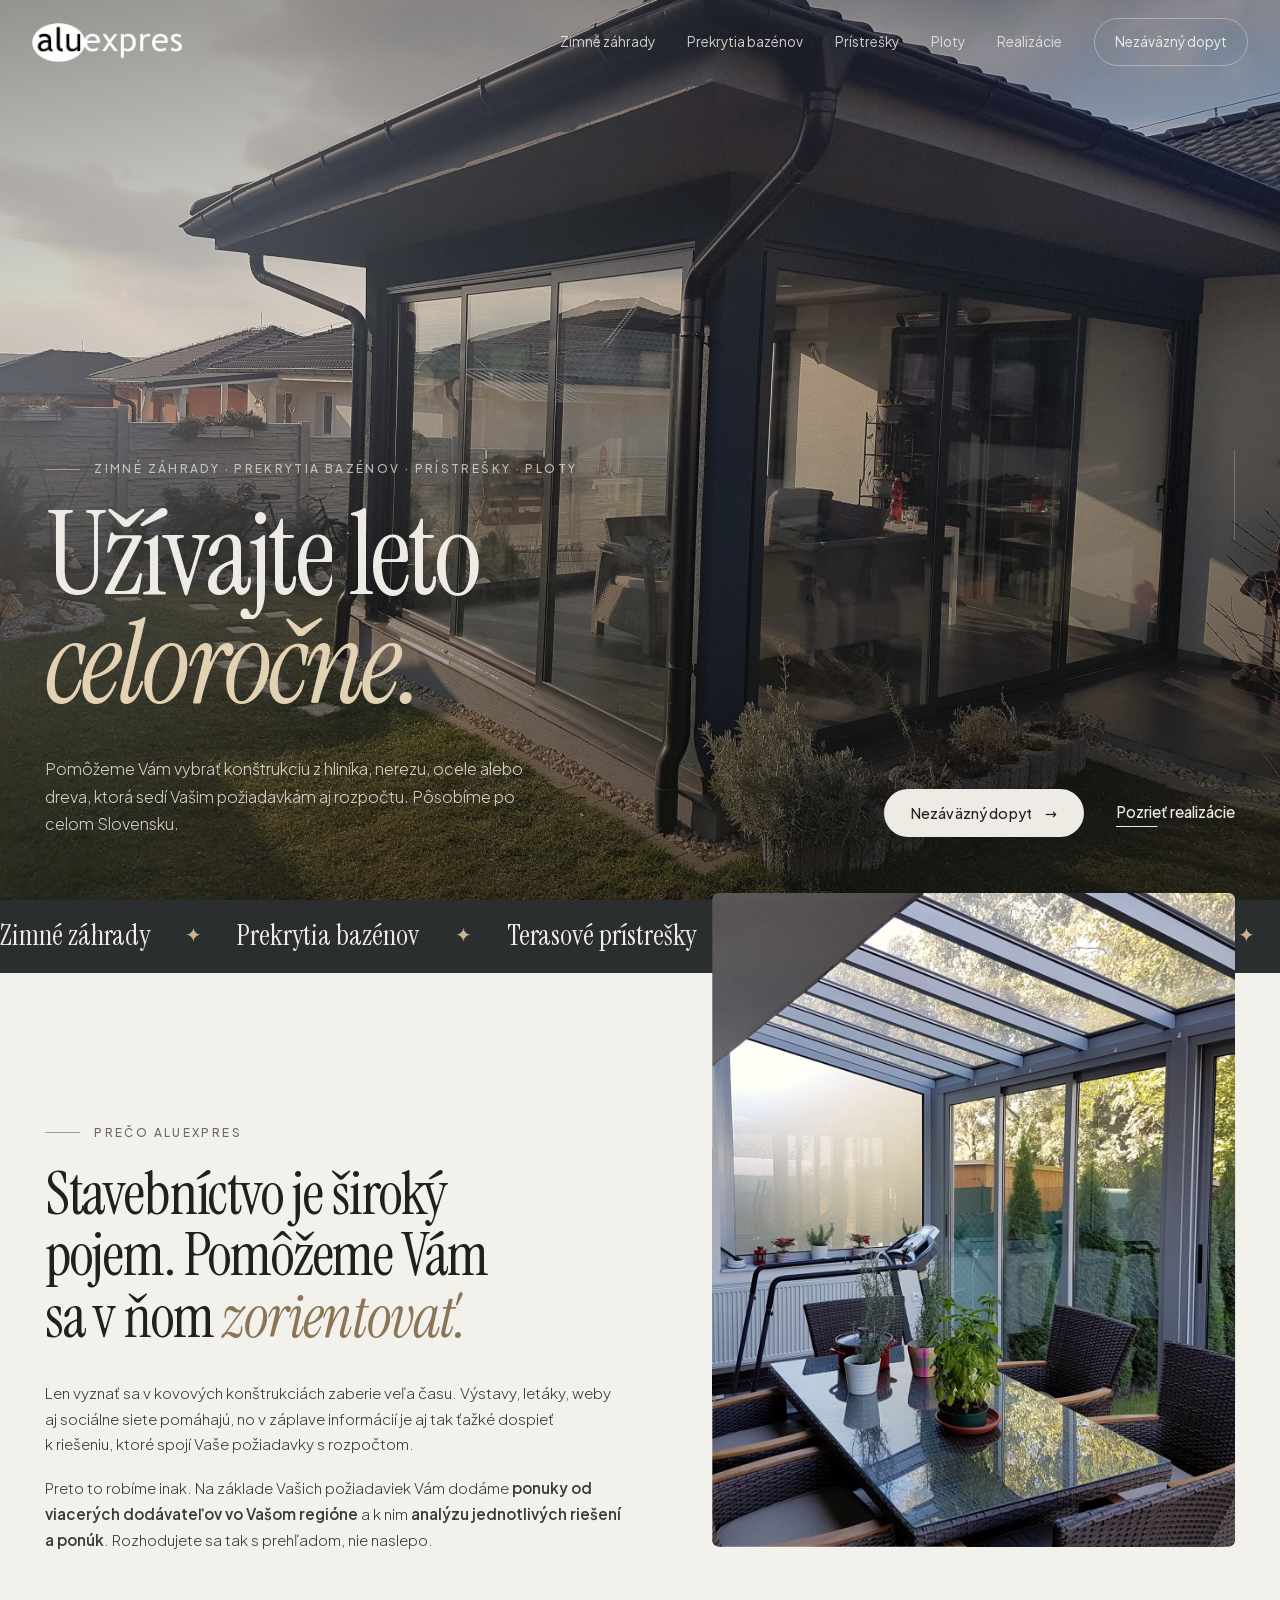
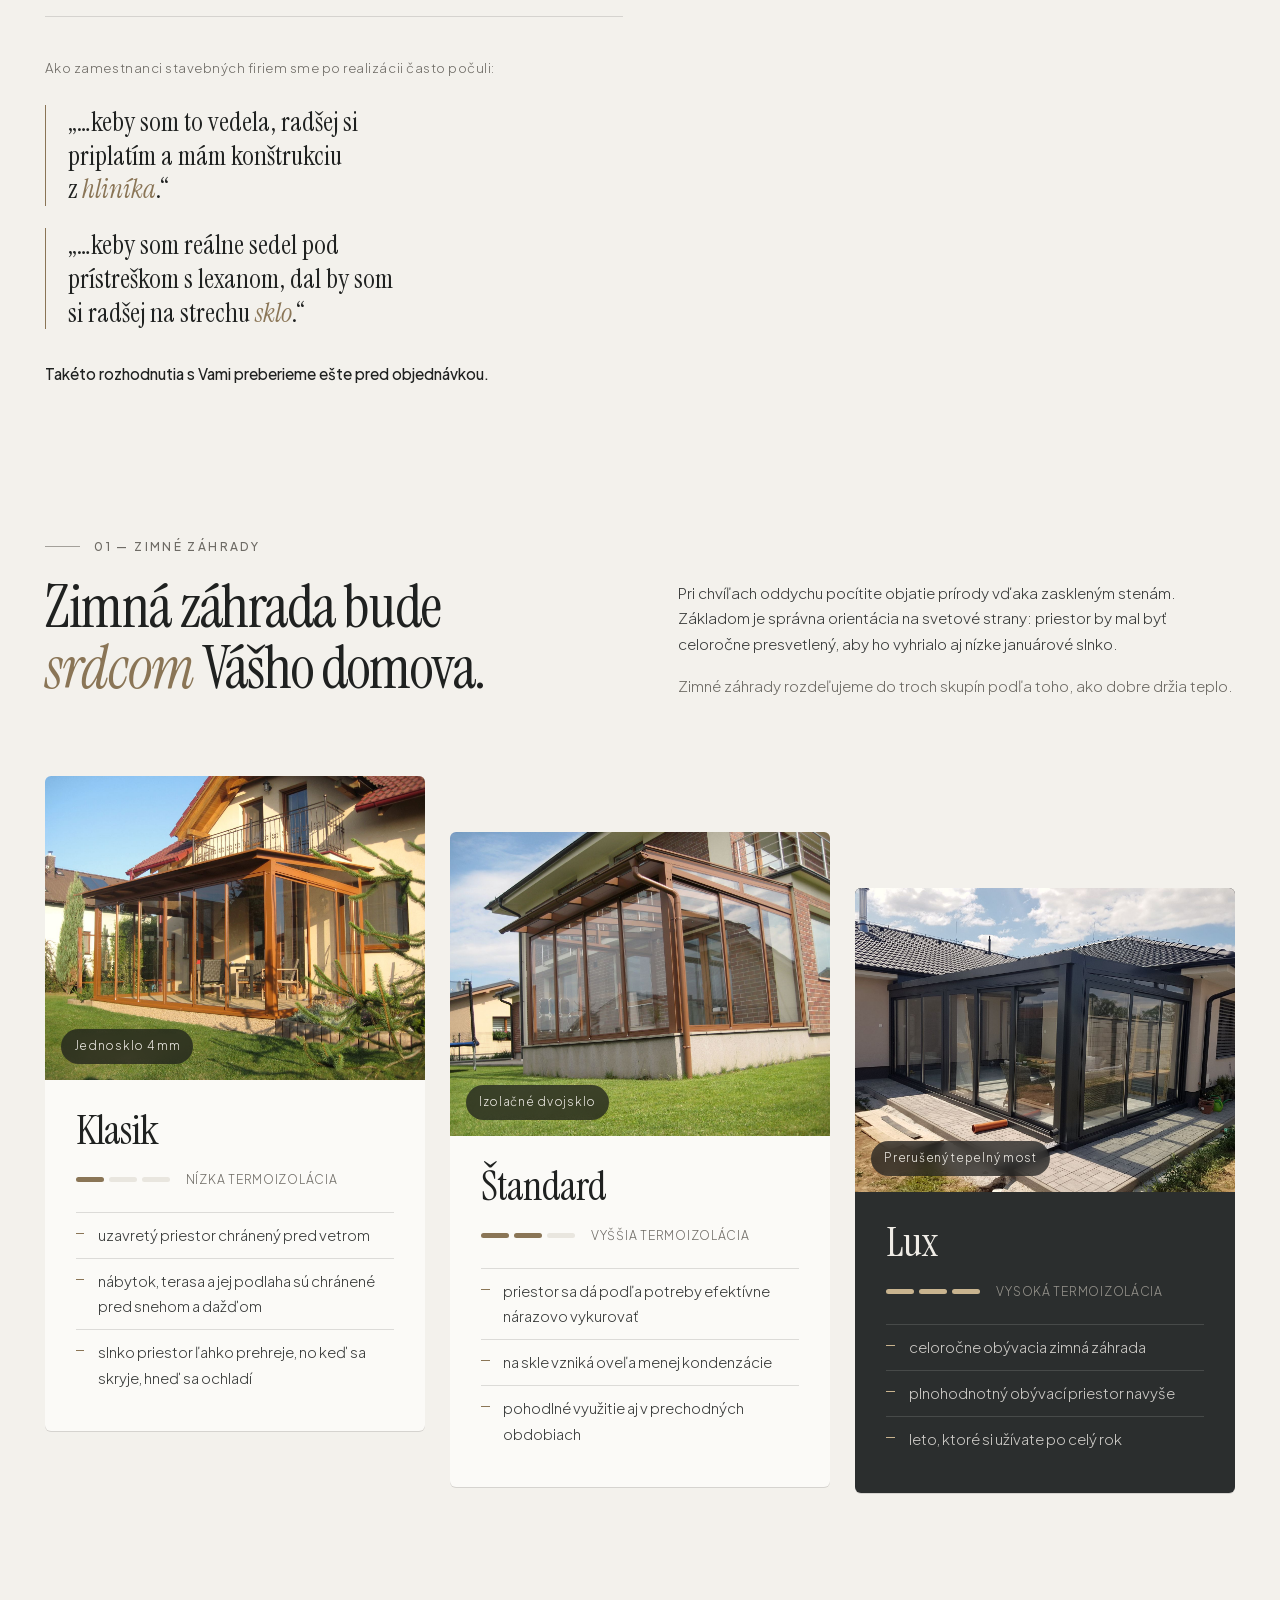
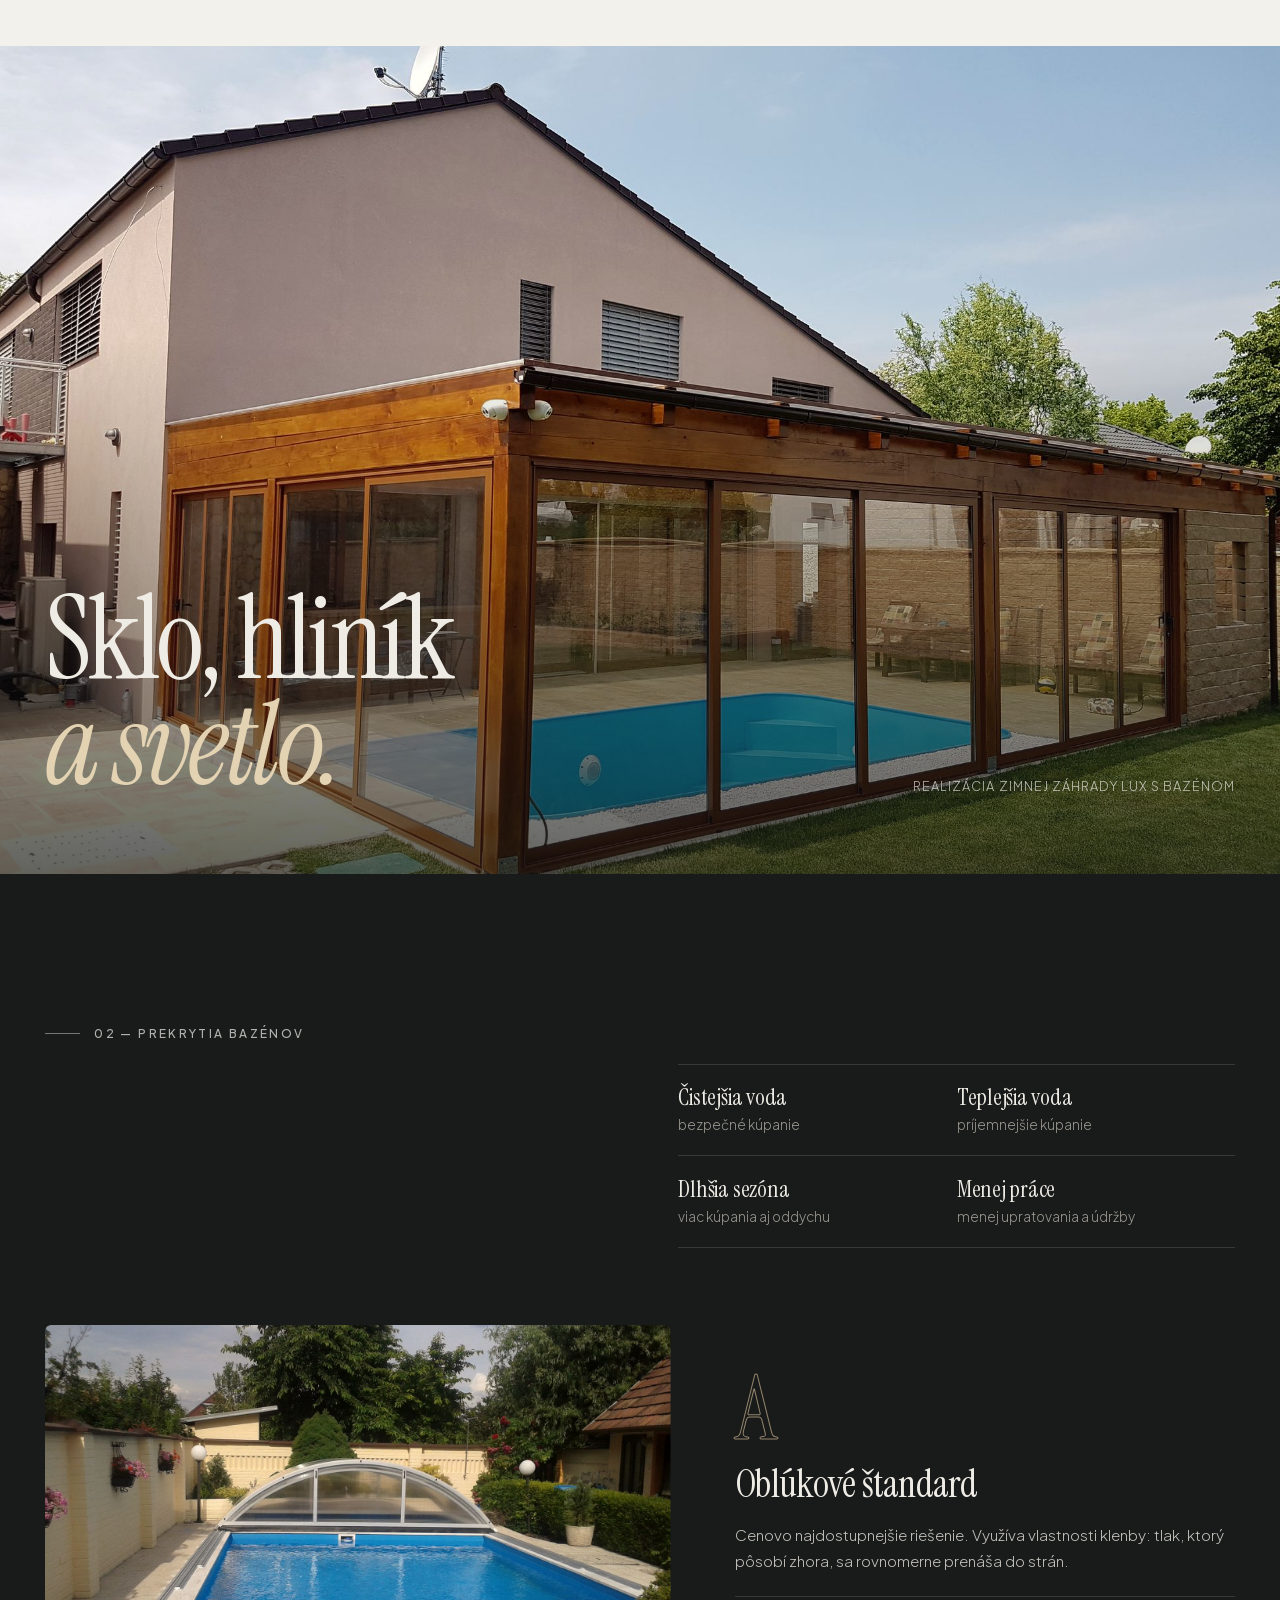
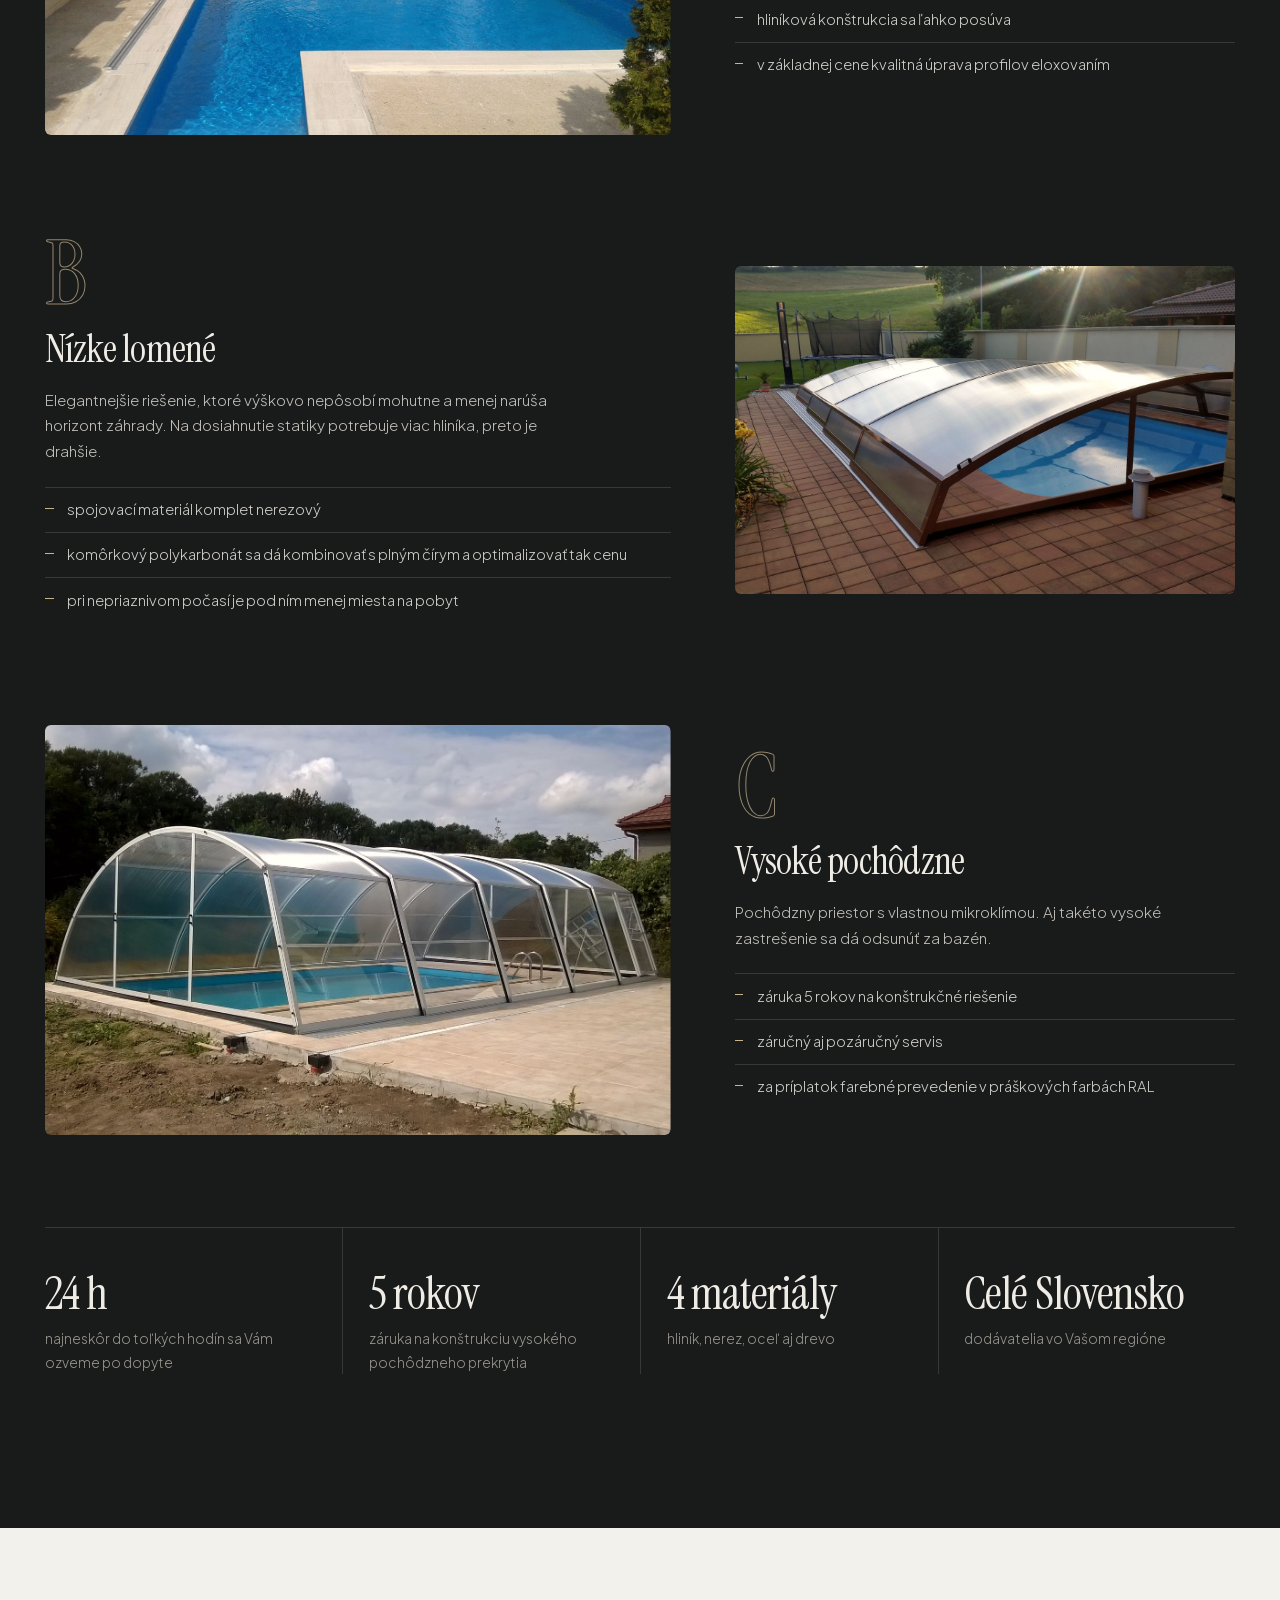
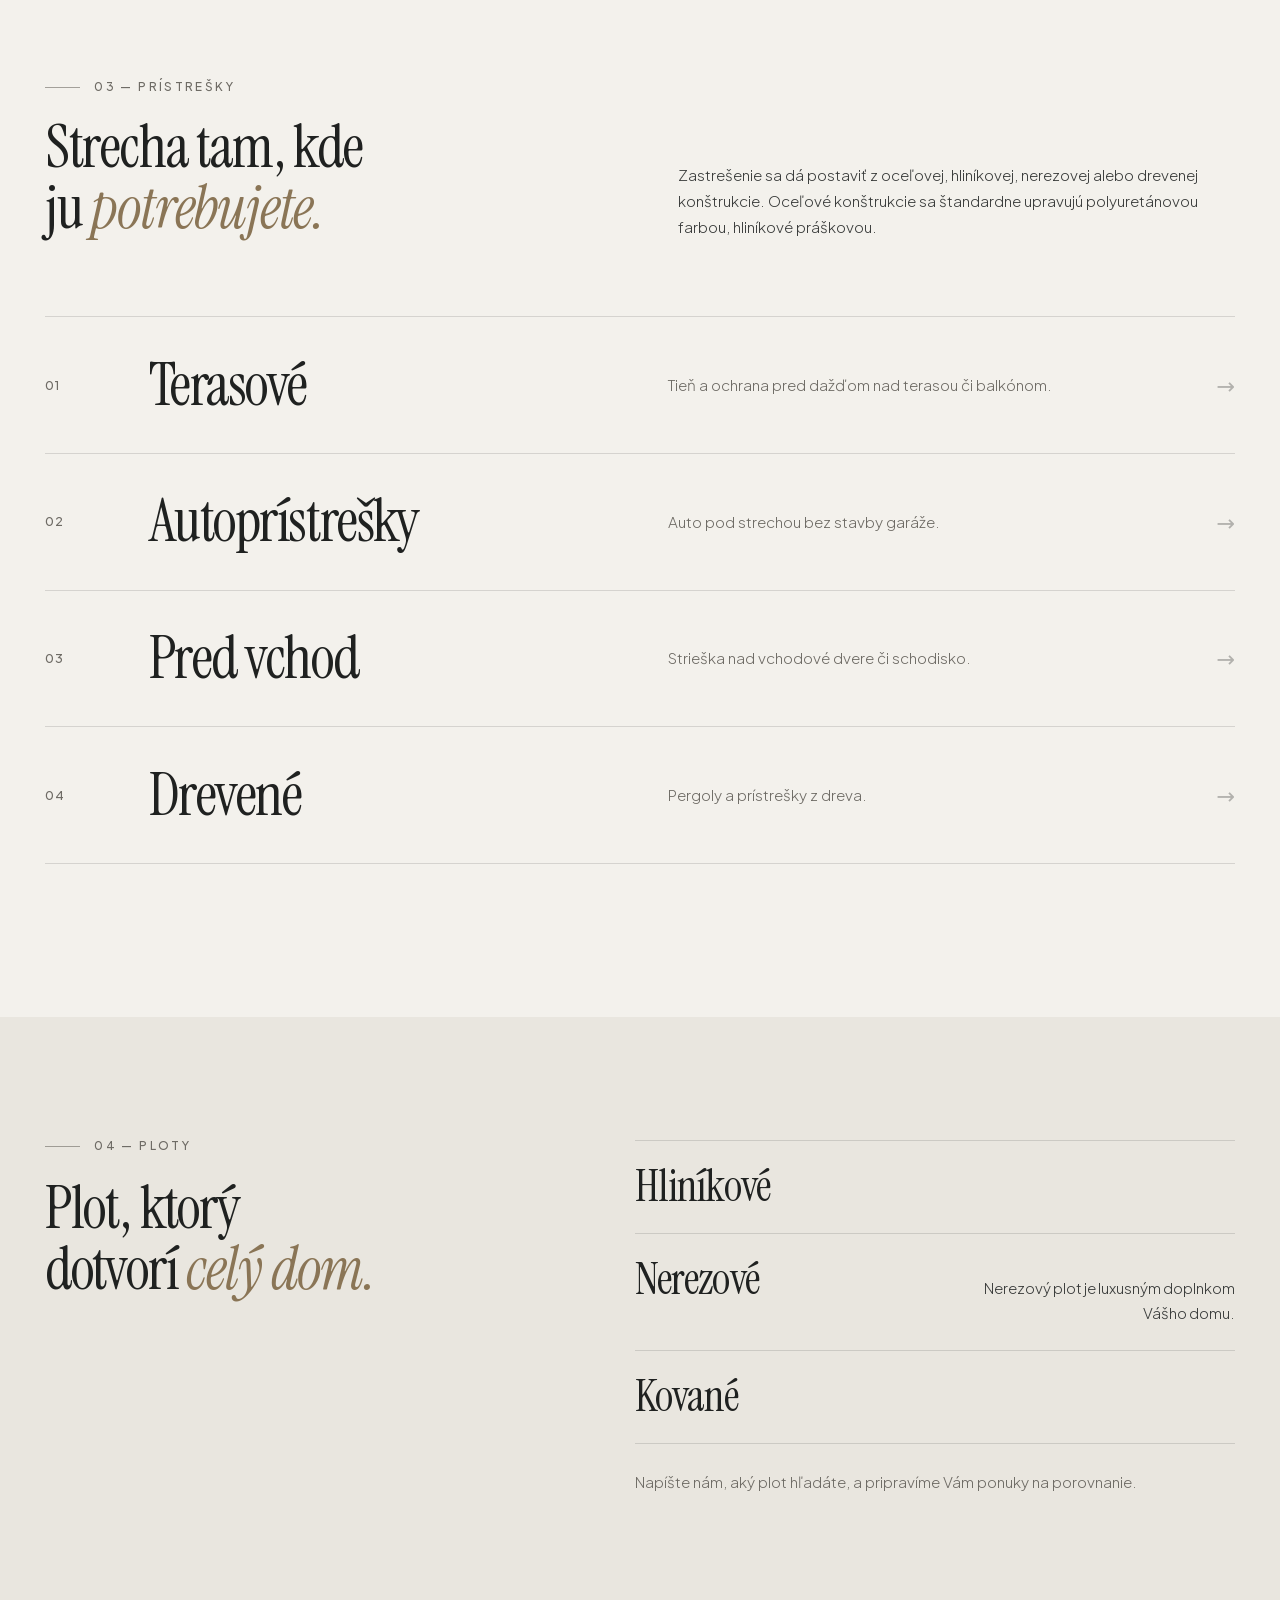
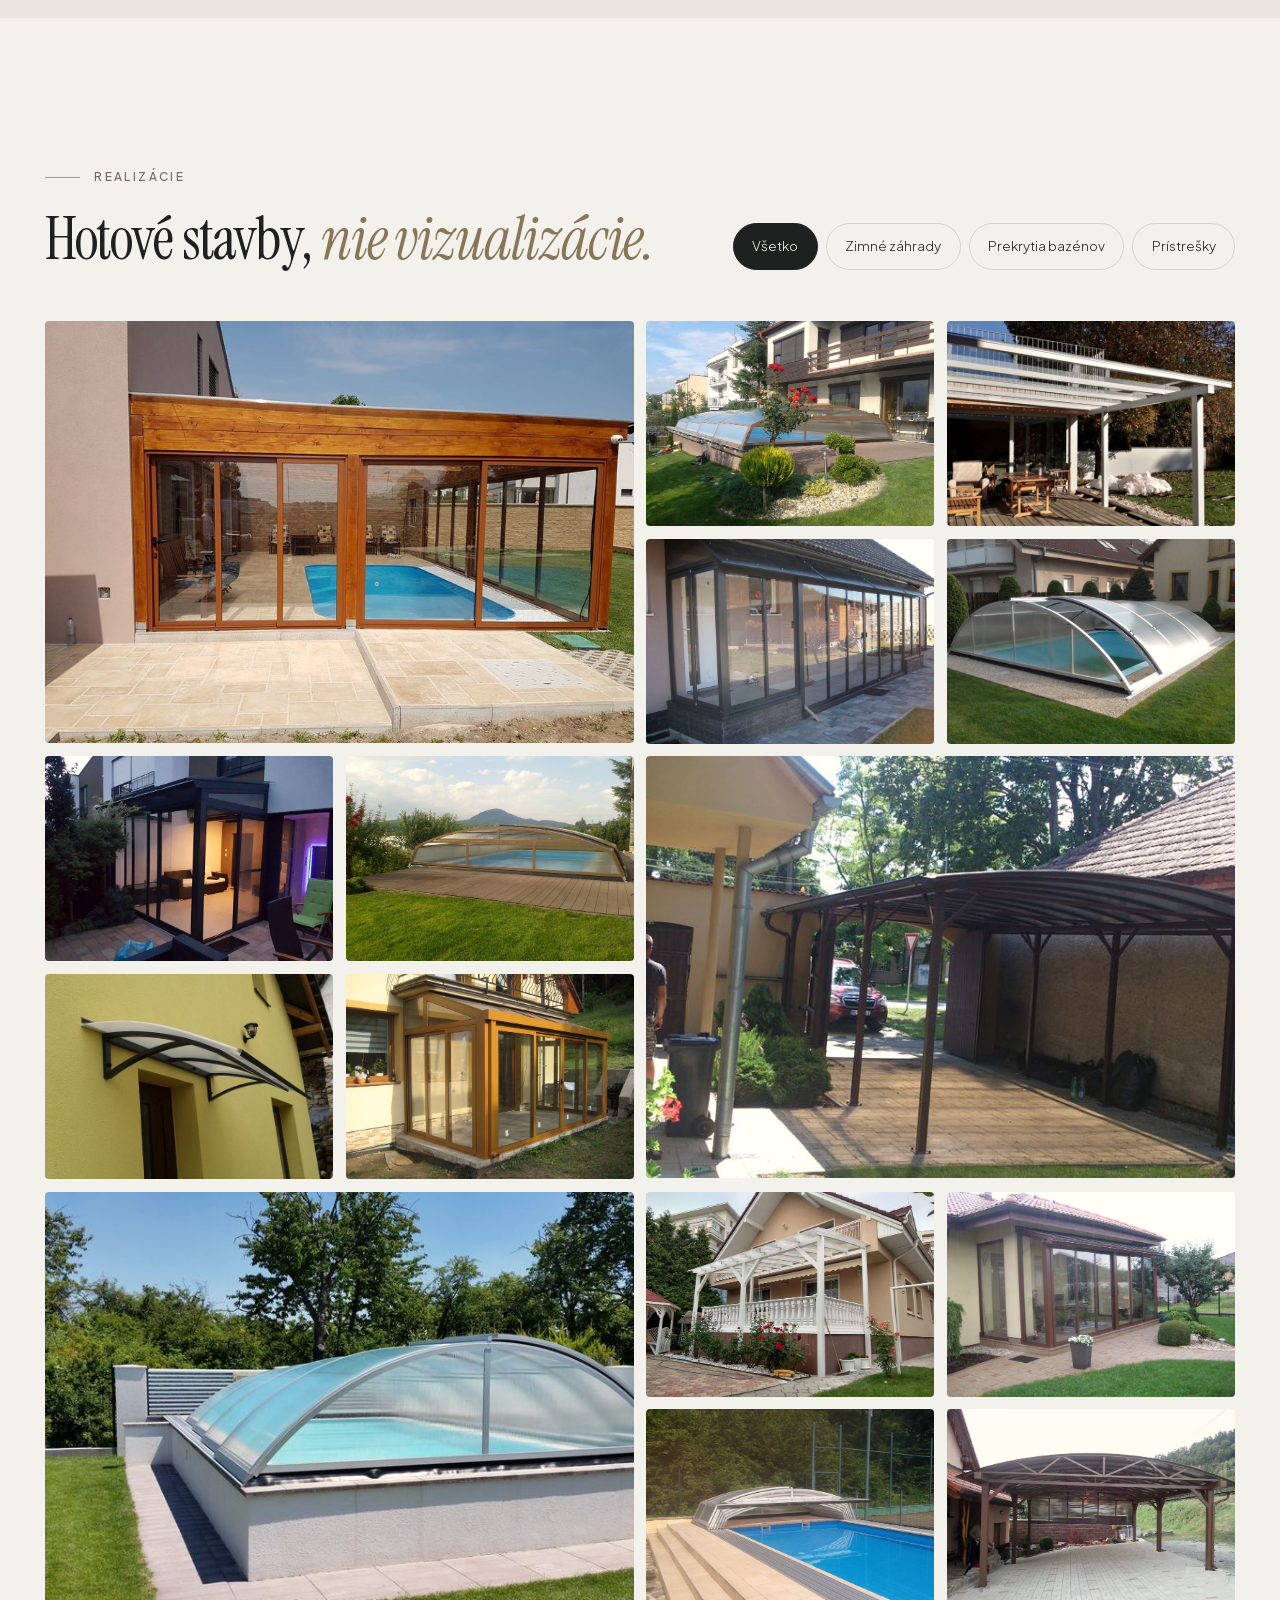
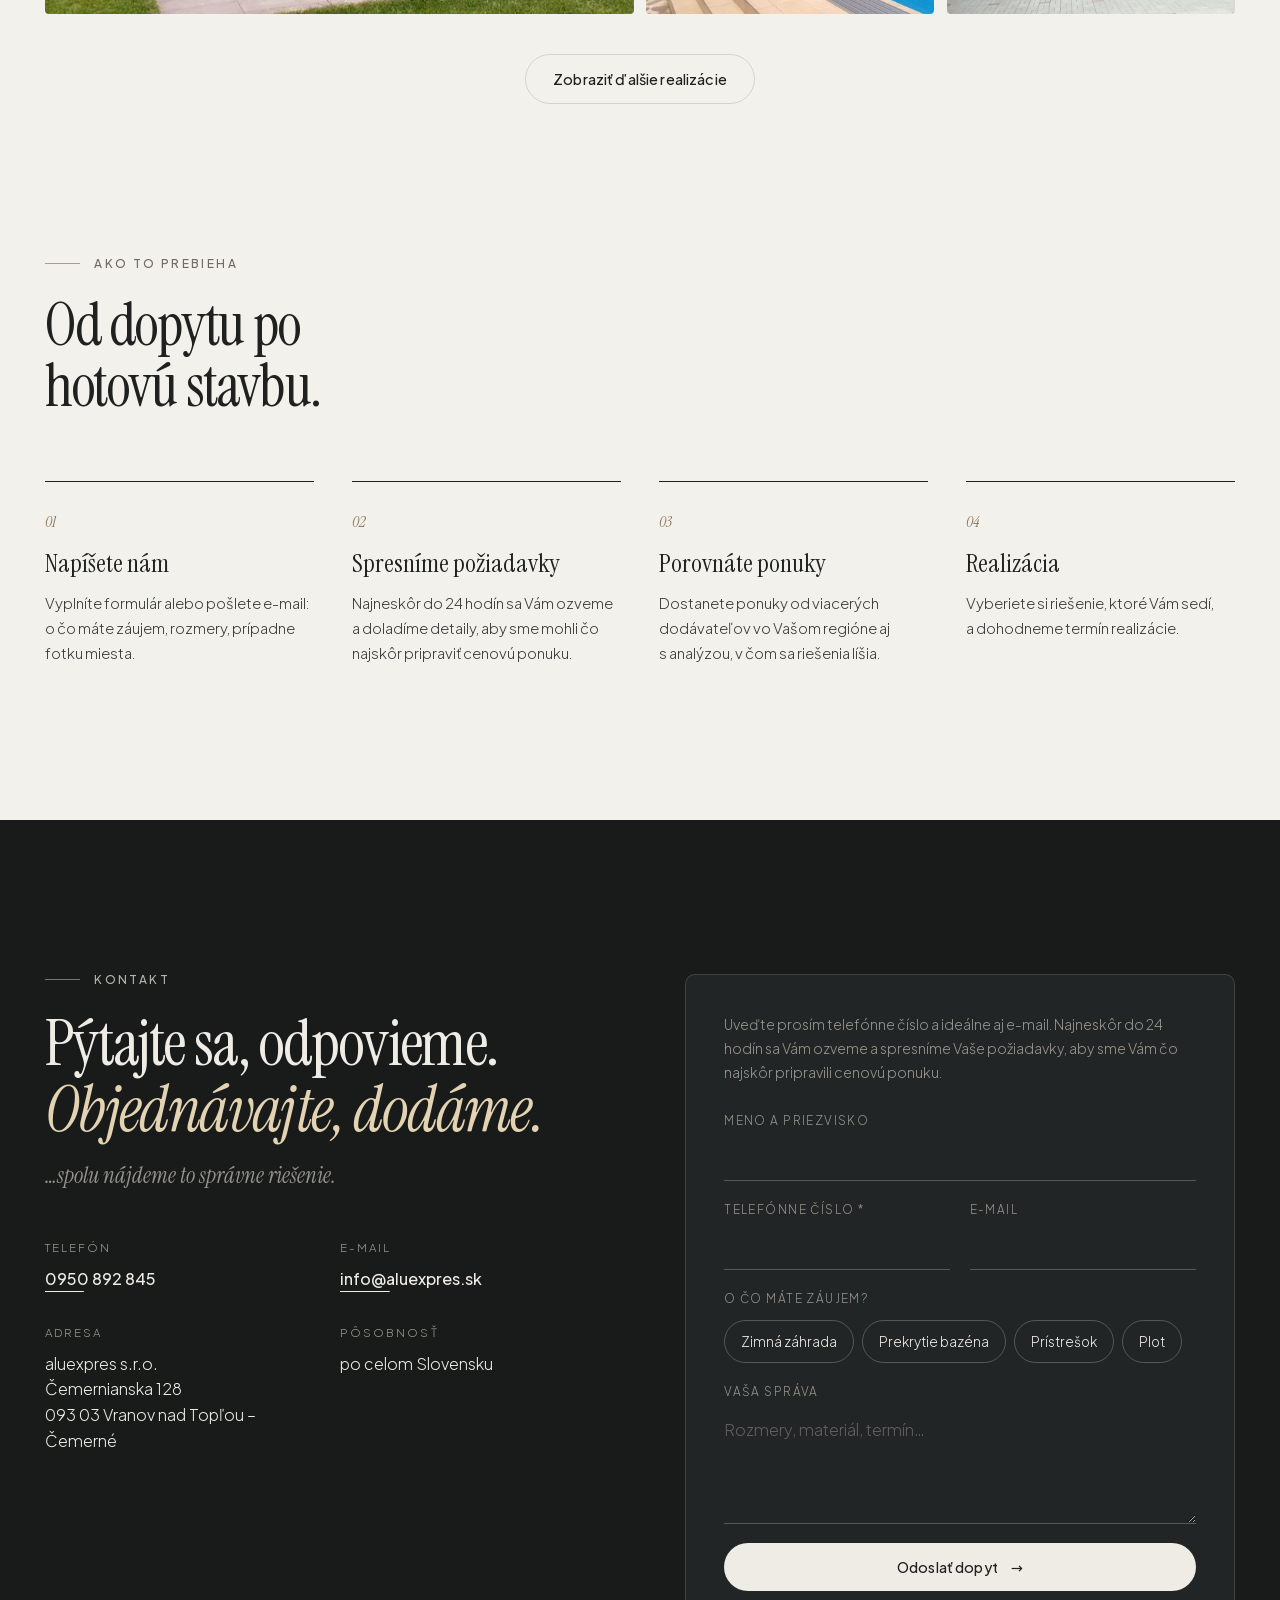
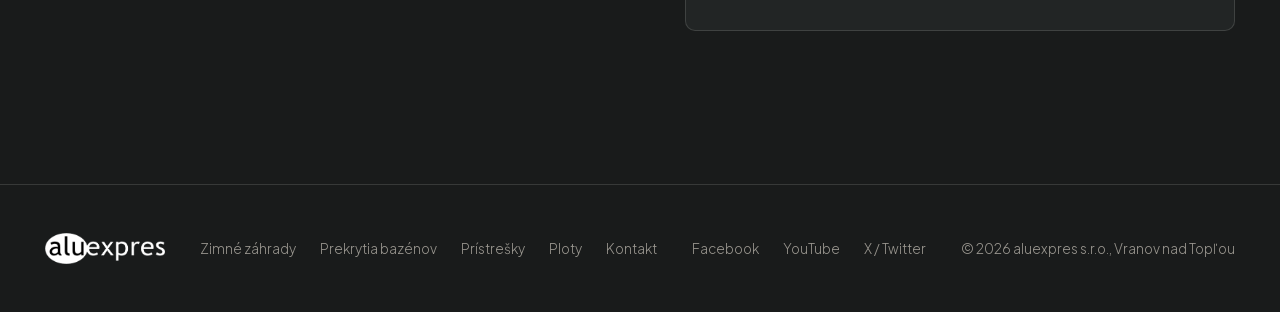
<file: index.html>
<!doctype html>
<html lang="sk">
<head>
<meta charset="utf-8">
<meta name="viewport" content="width=device-width, initial-scale=1">
<meta name="robots" content="noindex, nofollow">
<title>aluexpres – zimné záhrady, prekrytia bazénov, prístrešky a ploty</title>
<meta name="description" content="Zimné záhrady, prekrytia bazénov, prístrešky a ploty z hliníka, nerezu aj dreva. Ponuky od viacerých dodávateľov vo Vašom regióne a ich porovnanie. Pôsobíme po celom Slovensku.">
<link rel="icon" href="img/favicon.png">
<link rel="preload" as="image" href="img/hero.jpg">
<link rel="stylesheet" href="style.css?v=85f22ec8">
<script type="application/ld+json">
{"@context":"https://schema.org","@type":"HomeAndConstructionBusiness","name":"aluexpres s.r.o.","url":"https://www.aluexpres.sk","email":"info@aluexpres.sk","telephone":"+421950892845","address":{"@type":"PostalAddress","streetAddress":"Čemernianska 128","addressLocality":"Vranov nad Topľou – Čemerné","postalCode":"093 03","addressCountry":"SK"},"areaServed":"SK","description":"Zimné záhrady, prekrytia bazénov, prístrešky a ploty.","sameAs":["https://www.facebook.com/aluexpres.sk","https://www.youtube.com/channel/UCpn7GXO-tLnUIzui9yIm5dA","https://twitter.com/AluexpresSk"]}
</script>
</head>
<body>
<div class="grain" aria-hidden="true"></div>

<header class="nav" id="nav">
  <div class="nav__in">
    <a href="#top" class="nav__logo" aria-label="aluexpres – úvod">
      <img src="img/logo-svetle.png" alt="aluexpres" class="logo-l" width="164" height="43">
      <img src="img/logo-tmave.png" alt="" class="logo-d" width="164" height="43">
    </a>
    <nav class="nav__links" id="menu">
      <a href="#zahrady">Zimné záhrady</a>
      <a href="#bazeny">Prekrytia bazénov</a>
      <a href="#pristresky">Prístrešky</a>
      <a href="#ploty">Ploty</a>
      <a href="#realizacie">Realizácie</a>
      <a href="#kontakt" class="nav__cta">Nezáväzný dopyt</a>
    </nav>
    <button class="nav__burger" id="burger" aria-label="Menu" aria-expanded="false"><span></span><span></span></button>
  </div>
</header>

<main id="top">

<!-- HERO -->
<section class="hero">
  <div class="hero__media"><img src="img/hero.jpg" alt="Zimná záhrada v antracitovom hliníku za súmraku" fetchpriority="high"></div>
  <div class="hero__shade"></div>
  <div class="hero__in shell">
    <p class="eyebrow eyebrow--light hero__eyebrow">Zimné záhrady · Prekrytia bazénov · Prístrešky · Ploty</p>
    <h1 class="hero__h1" data-words>Užívajte leto <em>celoročne.</em></h1>
    <div class="hero__foot">
      <p class="hero__lead">Pomôžeme Vám vybrať konštrukciu z&nbsp;hliníka, nerezu, ocele alebo dreva, ktorá sedí Vašim požiadavkám aj rozpočtu. Pôsobíme po celom Slovensku.</p>
      <div class="hero__btns">
        <a href="#kontakt" class="btn btn--light">Nezáväzný dopyt <span class="btn__arr">→</span></a>
        <a href="#realizacie" class="link-u link-u--light">Pozrieť realizácie</a>
      </div>
    </div>
  </div>
  <a href="#onas" class="scroll-ind" aria-label="Posunúť nižšie"><span></span></a>
</section>

<!-- MARQUEE -->
<div class="marquee" aria-hidden="true">
  <div class="marquee__track">
    <span>Zimné záhrady</span><i>✦</i><span>Prekrytia bazénov</span><i>✦</i><span>Terasové prístrešky</span><i>✦</i><span>Autoprístrešky</span><i>✦</i><span>Striešky nad vchod</span><i>✦</i><span>Ploty</span><i>✦</i><span>Hliník · nerez · oceľ · drevo</span><i>✦</i>
    <span>Zimné záhrady</span><i>✦</i><span>Prekrytia bazénov</span><i>✦</i><span>Terasové prístrešky</span><i>✦</i><span>Autoprístrešky</span><i>✦</i><span>Striešky nad vchod</span><i>✦</i><span>Ploty</span><i>✦</i><span>Hliník · nerez · oceľ · drevo</span><i>✦</i>
  </div>
</div>

<!-- O NÁS -->
<section class="about" id="onas">
  <div class="shell about__grid">
    <div class="about__text">
      <p class="eyebrow">Prečo aluexpres</p>
      <h2 class="h2 rv">Stavebníctvo je široký pojem. Pomôžeme Vám sa v&nbsp;ňom <em>zorientovať.</em></h2>
      <p class="rv">Len vyznať sa v&nbsp;kovových konštrukciách zaberie veľa času. Výstavy, letáky, weby aj sociálne siete pomáhajú, no v&nbsp;záplave informácií je aj tak ťažké dospieť k&nbsp;riešeniu, ktoré spojí Vaše požiadavky s&nbsp;rozpočtom.</p>
      <p class="rv">Preto to robíme inak. Na základe Vašich požiadaviek Vám dodáme <strong>ponuky od viacerých dodávateľov vo Vašom regióne</strong> a&nbsp;k&nbsp;nim <strong>analýzu jednotlivých riešení a ponúk</strong>. Rozhodujete sa tak s&nbsp;prehľadom, nie naslepo.</p>
    </div>
    <figure class="about__media clip">
      <img src="img/interier.jpg" alt="Interiér zimnej záhrady so sklenou strechou" loading="lazy">
    </figure>
    <div class="about__quotes">
      <p class="about__qlabel">Ako zamestnanci stavebných firiem sme po realizácii často počuli:</p>
      <blockquote class="quote rv">„…keby som to vedela, radšej si priplatím a&nbsp;mám konštrukciu z&nbsp;<em>hliníka</em>.“</blockquote>
      <blockquote class="quote rv">„…keby som reálne sedel pod prístreškom s&nbsp;lexanom, dal by som si radšej na strechu <em>sklo</em>.“</blockquote>
      <p class="about__answer rv">Takéto rozhodnutia s&nbsp;Vami preberieme ešte pred objednávkou.</p>
    </div>
  </div>
</section>

<!-- ZIMNÉ ZÁHRADY -->
<section class="gardens" id="zahrady">
  <div class="shell">
    <div class="sec-head">
      <p class="eyebrow">01 — Zimné záhrady</p>
      <h2 class="h2 rv">Zimná záhrada bude <em>srdcom</em> Vášho domova.</h2>
      <div class="sec-head__side rv">
        <p>Pri chvíľach oddychu pocítite objatie prírody vďaka zaskleným stenám. Základom je správna orientácia na svetové strany: priestor by mal byť celoročne presvetlený, aby ho vyhrialo aj nízke januárové slnko.</p>
        <p class="muted">Zimné záhrady rozdeľujeme do troch skupín podľa toho, ako dobre držia teplo.</p>
      </div>
    </div>

    <div class="tiers">
      <article class="tier rv">
        <div class="tier__img"><img src="img/z-klasik.jpg" alt="Zimná záhrada KLASIK" loading="lazy"><span class="tier__tag">Jednosklo 4&nbsp;mm</span></div>
        <div class="tier__body">
          <h3 class="tier__name">Klasik</h3>
          <div class="meter" style="--v:1"><span></span><span></span><span></span><em>nízka termoizolácia</em></div>
          <ul>
            <li>uzavretý priestor chránený pred vetrom</li>
            <li>nábytok, terasa a jej podlaha sú chránené pred snehom a dažďom</li>
            <li>slnko priestor ľahko prehreje, no keď sa skryje, hneď sa ochladí</li>
          </ul>
        </div>
      </article>
      <article class="tier rv">
        <div class="tier__img"><img src="img/z-standard.jpg" alt="Zimná záhrada ŠTANDARD" loading="lazy"><span class="tier__tag">Izolačné dvojsklo</span></div>
        <div class="tier__body">
          <h3 class="tier__name">Štandard</h3>
          <div class="meter" style="--v:2"><span></span><span></span><span></span><em>vyššia termoizolácia</em></div>
          <ul>
            <li>priestor sa dá podľa potreby efektívne nárazovo vykurovať</li>
            <li>na skle vzniká oveľa menej kondenzácie</li>
            <li>pohodlné využitie aj v&nbsp;prechodných obdobiach</li>
          </ul>
        </div>
      </article>
      <article class="tier tier--lux rv">
        <div class="tier__img"><img src="img/z-lux.jpg" alt="Zimná záhrada LUX" loading="lazy"><span class="tier__tag">Prerušený tepelný most</span></div>
        <div class="tier__body">
          <h3 class="tier__name">Lux</h3>
          <div class="meter" style="--v:3"><span></span><span></span><span></span><em>vysoká termoizolácia</em></div>
          <ul>
            <li>celoročne obývacia zimná záhrada</li>
            <li>plnohodnotný obývací priestor navyše</li>
            <li>leto, ktoré si užívate po celý rok</li>
          </ul>
        </div>
      </article>
    </div>
  </div>
</section>

<!-- FULL-BLEED -->
<section class="break">
  <div class="break__media"><img src="img/lux-pool.jpg" alt="Zasklená zimná záhrada s bazénom" loading="lazy"></div>
  <div class="break__shade"></div>
  <div class="shell break__in">
    <p class="break__big rv">Sklo, hliník<br><em>a svetlo.</em></p>
    <p class="break__cap">Realizácia zimnej záhrady LUX s&nbsp;bazénom</p>
  </div>
</section>

<!-- PREKRYTIA BAZÉNOV -->
<section class="pools dark" id="bazeny">
  <div class="shell">
    <div class="sec-head sec-head--dark">
      <p class="eyebrow eyebrow--light">02 — Prekrytia bazénov</p>
      <h2 class="h2 rv">Dlhšia sezóna. <em>Čistejšia</em> voda.</h2>
      <ul class="pools__gains rv">
        <li><b>Čistejšia voda</b><span>bezpečné kúpanie</span></li>
        <li><b>Teplejšia voda</b><span>príjemnejšie kúpanie</span></li>
        <li><b>Dlhšia sezóna</b><span>viac kúpania aj oddychu</span></li>
        <li><b>Menej práce</b><span>menej upratovania a&nbsp;údržby</span></li>
      </ul>
    </div>

    <div class="pool-types">
      <article class="ptype rv">
        <figure class="ptype__img clip"><img src="img/b-obluk.jpg" alt="Oblúkové prekrytie bazéna" loading="lazy"></figure>
        <div class="ptype__body">
          <span class="ptype__num">A</span>
          <h3>Oblúkové štandard</h3>
          <p>Cenovo najdostupnejšie riešenie. Využíva vlastnosti klenby: tlak, ktorý pôsobí zhora, sa rovnomerne prenáša do strán.</p>
          <ul>
            <li>hliníková konštrukcia sa ľahko posúva</li>
            <li>v&nbsp;základnej cene kvalitná úprava profilov eloxovaním</li>
          </ul>
        </div>
      </article>
      <article class="ptype ptype--rev rv">
        <figure class="ptype__img clip"><img src="img/b-lomene.jpg" alt="Nízke lomené prekrytie bazéna" loading="lazy"></figure>
        <div class="ptype__body">
          <span class="ptype__num">B</span>
          <h3>Nízke lomené</h3>
          <p>Elegantnejšie riešenie, ktoré výškovo nepôsobí mohutne a menej narúša horizont záhrady. Na dosiahnutie statiky potrebuje viac hliníka, preto je drahšie.</p>
          <ul>
            <li>spojovací materiál komplet nerezový</li>
            <li>komôrkový polykarbonát sa dá kombinovať s&nbsp;plným čírym a&nbsp;optimalizovať tak cenu</li>
            <li>pri nepriaznivom počasí je pod ním menej miesta na pobyt</li>
          </ul>
        </div>
      </article>
      <article class="ptype rv">
        <figure class="ptype__img clip"><img src="img/b-vysoke.jpg" alt="Vysoké pochôdzne prekrytie bazéna" loading="lazy"></figure>
        <div class="ptype__body">
          <span class="ptype__num">C</span>
          <h3>Vysoké pochôdzne</h3>
          <p>Pochôdzny priestor s&nbsp;vlastnou mikroklímou. Aj takéto vysoké zastrešenie sa dá odsunúť za bazén.</p>
          <ul>
            <li>záruka 5&nbsp;rokov na konštrukčné riešenie</li>
            <li>záručný aj pozáručný servis</li>
            <li>za príplatok farebné prevedenie v&nbsp;práškových farbách RAL</li>
          </ul>
        </div>
      </article>
    </div>
  </div>
</section>

<!-- ČÍSLA -->
<section class="facts dark">
  <div class="shell facts__grid">
    <div class="fact rv"><b><span data-count="24">24</span>&nbsp;h</b><span>najneskôr do toľkých hodín sa Vám ozveme po dopyte</span></div>
    <div class="fact rv"><b><span data-count="5">5</span>&nbsp;rokov</b><span>záruka na konštrukciu vysokého pochôdzneho prekrytia</span></div>
    <div class="fact rv"><b>4&nbsp;materiály</b><span>hliník, nerez, oceľ aj drevo</span></div>
    <div class="fact rv"><b>Celé Slovensko</b><span>dodávatelia vo Vašom regióne</span></div>
  </div>
</section>

<!-- PRÍSTREŠKY -->
<section class="shelters" id="pristresky">
  <div class="shell">
    <div class="sec-head">
      <p class="eyebrow">03 — Prístrešky</p>
      <h2 class="h2 rv">Strecha tam, kde ju <em>potrebujete.</em></h2>
      <div class="sec-head__side rv">
        <p>Zastrešenie sa dá postaviť z&nbsp;oceľovej, hliníkovej, nerezovej alebo drevenej konštrukcie. Oceľové konštrukcie sa štandardne upravujú polyuretánovou farbou, hliníkové práškovou.</p>
      </div>
    </div>
    <ul class="slist" id="slist">
      <li class="srow rv" data-img="img/p-terasove.jpg">
        <span class="srow__n">01</span><h3 class="srow__t">Terasové</h3><p class="srow__d">Tieň a&nbsp;ochrana pred dažďom nad terasou či balkónom.</p><img class="srow__m" src="img/p-terasove.jpg" alt="Terasový prístrešok" loading="lazy"><span class="srow__a">→</span>
      </li>
      <li class="srow rv" data-img="img/p-auto.jpg">
        <span class="srow__n">02</span><h3 class="srow__t">Autoprístrešky</h3><p class="srow__d">Auto pod strechou bez stavby garáže.</p><img class="srow__m" src="img/p-auto.jpg" alt="Autoprístrešok" loading="lazy"><span class="srow__a">→</span>
      </li>
      <li class="srow rv" data-img="img/p-vchod.jpg">
        <span class="srow__n">03</span><h3 class="srow__t">Pred vchod</h3><p class="srow__d">Strieška nad vchodové dvere či schodisko.</p><img class="srow__m" src="img/p-vchod.jpg" alt="Prístrešok nad vchod" loading="lazy"><span class="srow__a">→</span>
      </li>
      <li class="srow rv" data-img="img/p-drevene.jpg">
        <span class="srow__n">04</span><h3 class="srow__t">Drevené</h3><p class="srow__d">Pergoly a&nbsp;prístrešky z&nbsp;dreva.</p><img class="srow__m" src="img/p-drevene.jpg" alt="Drevený prístrešok" loading="lazy"><span class="srow__a">→</span>
      </li>
    </ul>
  </div>
  <div class="spreview" id="spreview" aria-hidden="true"><img src="img/p-terasove.jpg" alt=""></div>
</section>

<!-- PLOTY -->
<section class="fences" id="ploty">
  <div class="shell fences__in">
    <div>
      <p class="eyebrow">04 — Ploty</p>
      <h2 class="h2 rv">Plot, ktorý<br>dotvorí <em>celý dom.</em></h2>
    </div>
    <div class="fences__list">
      <div class="fence rv"><span class="fence__n">Hliníkové</span></div>
      <div class="fence rv"><span class="fence__n">Nerezové</span><span class="fence__d">Nerezový plot je luxusným doplnkom Vášho domu.</span></div>
      <div class="fence rv"><span class="fence__n">Kované</span></div>
      <p class="fences__note rv">Napíšte nám, aký plot hľadáte, a&nbsp;pripravíme Vám ponuky na porovnanie.</p>
    </div>
  </div>
</section>

<!-- REALIZÁCIE -->
<section class="gallery" id="realizacie">
  <div class="shell">
    <div class="gallery__head">
      <div>
        <p class="eyebrow">Realizácie</p>
        <h2 class="h2 rv">Hotové stavby, <em>nie vizualizácie.</em></h2>
      </div>
      <div class="filters" role="tablist">
        <button class="is-on" data-f="all">Všetko</button>
        <button data-f="zahrady">Zimné záhrady</button>
        <button data-f="bazeny">Prekrytia bazénov</button>
        <button data-f="pristresky">Prístrešky</button>
      </div>
    </div>
    <div class="grid" id="grid">
      <figure class="gi" data-k="zahrady" data-full="img/g-lux_023.jpg"><img src="img/t-lux_023.jpg" alt="Zimná záhrada – realizácia" loading="lazy" width="800" height="600"><figcaption>Zimná záhrada</figcaption></figure>
      <figure class="gi" data-k="bazeny" data-full="img/g-prekrytie_lomene_003.jpg"><img src="img/t-prekrytie_lomene_003.jpg" alt="Prekrytie bazéna – realizácia" loading="lazy" width="800" height="600"><figcaption>Prekrytie bazéna</figcaption></figure>
      <figure class="gi" data-k="pristresky" data-full="img/g-terasove_05.jpg"><img src="img/t-terasove_05.jpg" alt="Prístrešok – realizácia" loading="lazy" width="800" height="450"><figcaption>Prístrešok</figcaption></figure>
      <figure class="gi" data-k="zahrady" data-full="img/g-klasik_018.jpg"><img src="img/t-klasik_018.jpg" alt="Zimná záhrada – realizácia" loading="lazy" width="800" height="600"><figcaption>Zimná záhrada</figcaption></figure>
      <figure class="gi" data-k="bazeny" data-full="img/g-prekrytie_obluk_014.jpg"><img src="img/t-prekrytie_obluk_014.jpg" alt="Prekrytie bazéna – realizácia" loading="lazy" width="800" height="600"><figcaption>Prekrytie bazéna</figcaption></figure>
      <figure class="gi" data-k="pristresky" data-full="img/g-pristresok_auto_07.jpg"><img src="img/t-pristresok_auto_07.jpg" alt="Prístrešok – realizácia" loading="lazy" width="800" height="450"><figcaption>Prístrešok</figcaption></figure>
      <figure class="gi" data-k="zahrady" data-full="img/g-klasik_019.jpg"><img src="img/t-klasik_019.jpg" alt="Zimná záhrada – realizácia" loading="lazy" width="800" height="600"><figcaption>Zimná záhrada</figcaption></figure>
      <figure class="gi" data-k="bazeny" data-full="img/g-prekrytie_lomene_006.jpg"><img src="img/t-prekrytie_lomene_006.jpg" alt="Prekrytie bazéna – realizácia" loading="lazy" width="800" height="600"><figcaption>Prekrytie bazéna</figcaption></figure>
      <figure class="gi" data-k="pristresky" data-full="img/g-vchodove_09.jpg"><img src="img/t-vchodove_09.jpg" alt="Prístrešok – realizácia" loading="lazy" width="800" height="480"><figcaption>Prístrešok</figcaption></figure>
      <figure class="gi" data-k="zahrady" data-full="img/g-lux_016.jpg"><img src="img/t-lux_016.jpg" alt="Zimná záhrada – realizácia" loading="lazy" width="800" height="600"><figcaption>Zimná záhrada</figcaption></figure>
      <figure class="gi" data-k="bazeny" data-full="img/g-prekrytie_obluk_005.jpg"><img src="img/t-prekrytie_obluk_005.jpg" alt="Prekrytie bazéna – realizácia" loading="lazy" width="800" height="450"><figcaption>Prekrytie bazéna</figcaption></figure>
      <figure class="gi" data-k="pristresky" data-full="img/g-terasove_03.jpg"><img src="img/t-terasove_03.jpg" alt="Prístrešok – realizácia" loading="lazy" width="800" height="600"><figcaption>Prístrešok</figcaption></figure>
      <figure class="gi" data-k="zahrady" data-full="img/g-standard_004.jpg"><img src="img/t-standard_004.jpg" alt="Zimná záhrada – realizácia" loading="lazy" width="800" height="600"><figcaption>Zimná záhrada</figcaption></figure>
      <figure class="gi" data-k="bazeny" data-full="img/g-prekrytie_lomene_008.jpg"><img src="img/t-prekrytie_lomene_008.jpg" alt="Prekrytie bazéna – realizácia" loading="lazy" width="800" height="600"><figcaption>Prekrytie bazéna</figcaption></figure>
      <figure class="gi" data-k="pristresky" data-full="img/g-pristresok_auto_03.jpg"><img src="img/t-pristresok_auto_03.jpg" alt="Prístrešok – realizácia" loading="lazy" width="800" height="600"><figcaption>Prístrešok</figcaption></figure>
      <figure class="gi" data-k="zahrady" data-full="img/g-klasik_10.jpg"><img src="img/t-klasik_10.jpg" alt="Zimná záhrada – realizácia" loading="lazy" width="800" height="600"><figcaption>Zimná záhrada</figcaption></figure>
      <figure class="gi" data-k="bazeny" data-full="img/g-prekrytie_obluk_018.jpg"><img src="img/t-prekrytie_obluk_018.jpg" alt="Prekrytie bazéna – realizácia" loading="lazy" width="800" height="600"><figcaption>Prekrytie bazéna</figcaption></figure>
      <figure class="gi" data-k="pristresky" data-full="img/g-drevene_03.jpg"><img src="img/t-drevene_03.jpg" alt="Prístrešok – realizácia" loading="lazy" width="800" height="600"><figcaption>Prístrešok</figcaption></figure>
      <figure class="gi" data-k="zahrady" data-full="img/g-lux_007.jpg"><img src="img/t-lux_007.jpg" alt="Zimná záhrada – realizácia" loading="lazy" width="800" height="600"><figcaption>Zimná záhrada</figcaption></figure>
      <figure class="gi" data-k="bazeny" data-full="img/g-prekrytie_lomene_013.jpg"><img src="img/t-prekrytie_lomene_013.jpg" alt="Prekrytie bazéna – realizácia" loading="lazy" width="800" height="450"><figcaption>Prekrytie bazéna</figcaption></figure>
      <figure class="gi" data-k="pristresky" data-full="img/g-vchodove_11.jpg"><img src="img/t-vchodove_11.jpg" alt="Prístrešok – realizácia" loading="lazy" width="800" height="600"><figcaption>Prístrešok</figcaption></figure>
      <figure class="gi" data-k="zahrady" data-full="img/g-klasik_11.jpg"><img src="img/t-klasik_11.jpg" alt="Zimná záhrada – realizácia" loading="lazy" width="800" height="600"><figcaption>Zimná záhrada</figcaption></figure>
      <figure class="gi" data-k="bazeny" data-full="img/g-prekrytie_obluk_026.jpg"><img src="img/t-prekrytie_obluk_026.jpg" alt="Prekrytie bazéna – realizácia" loading="lazy" width="800" height="450"><figcaption>Prekrytie bazéna</figcaption></figure>
      <figure class="gi" data-k="pristresky" data-full="img/g-pristresok_auto_01.jpg"><img src="img/t-pristresok_auto_01.jpg" alt="Prístrešok – realizácia" loading="lazy" width="800" height="450"><figcaption>Prístrešok</figcaption></figure>
      <figure class="gi" data-k="zahrady" data-full="img/g-standard_001.jpg"><img src="img/t-standard_001.jpg" alt="Zimná záhrada – realizácia" loading="lazy" width="800" height="600"><figcaption>Zimná záhrada</figcaption></figure>
      <figure class="gi" data-k="bazeny" data-full="img/g-prekrytie_lomene_010.jpg"><img src="img/t-prekrytie_lomene_010.jpg" alt="Prekrytie bazéna – realizácia" loading="lazy" width="800" height="451"><figcaption>Prekrytie bazéna</figcaption></figure>
      <figure class="gi" data-k="pristresky" data-full="img/g-terasove_06.jpg"><img src="img/t-terasove_06.jpg" alt="Prístrešok – realizácia" loading="lazy" width="800" height="450"><figcaption>Prístrešok</figcaption></figure>
      <figure class="gi" data-k="zahrady" data-full="img/g-klasik_06.jpg"><img src="img/t-klasik_06.jpg" alt="Zimná záhrada – realizácia" loading="lazy" width="800" height="600"><figcaption>Zimná záhrada</figcaption></figure>
      <figure class="gi" data-k="zahrady" data-full="img/g-lux_014.jpg"><img src="img/t-lux_014.jpg" alt="Zimná záhrada – realizácia" loading="lazy" width="800" height="450"><figcaption>Zimná záhrada</figcaption></figure>
      <figure class="gi" data-k="zahrady" data-full="img/g-klasik_04.jpg"><img src="img/t-klasik_04.jpg" alt="Zimná záhrada – realizácia" loading="lazy" width="800" height="600"><figcaption>Zimná záhrada</figcaption></figure>
    </div>
    <div class="gallery__more"><button class="btn btn--ghost" id="more">Zobraziť ďalšie realizácie</button></div>
  </div>
</section>

<!-- POSTUP -->
<section class="steps">
  <div class="shell">
    <p class="eyebrow">Ako to prebieha</p>
    <h2 class="h2 rv">Od dopytu po hotovú stavbu.</h2>
    <ol class="steps__list">
      <li class="rv"><span>01</span><h3>Napíšete nám</h3><p>Vyplníte formulár alebo pošlete e-mail: o&nbsp;čo máte záujem, rozmery, prípadne fotku miesta.</p></li>
      <li class="rv"><span>02</span><h3>Spresníme požiadavky</h3><p>Najneskôr do 24 hodín sa Vám ozveme a&nbsp;doladíme detaily, aby sme mohli čo najskôr pripraviť cenovú ponuku.</p></li>
      <li class="rv"><span>03</span><h3>Porovnáte ponuky</h3><p>Dostanete ponuky od viacerých dodávateľov vo Vašom regióne aj s&nbsp;analýzou, v&nbsp;čom sa riešenia líšia.</p></li>
      <li class="rv"><span>04</span><h3>Realizácia</h3><p>Vyberiete si riešenie, ktoré Vám sedí, a&nbsp;dohodneme termín realizácie.</p></li>
    </ol>
  </div>
</section>

<!-- KONTAKT -->
<section class="contact dark" id="kontakt">
  <div class="shell contact__grid">
    <div class="contact__left">
      <p class="eyebrow eyebrow--light">Kontakt</p>
      <h2 class="contact__h">Pýtajte sa, odpovieme.<br><em>Objednávajte, dodáme.</em></h2>
      <p class="contact__sub">…spolu nájdeme to správne riešenie.</p>
      <dl class="contact__dl">
        <div><dt>Telefón</dt><dd><a href="tel:+421950892845" class="link-u link-u--light">0950 892 845</a></dd></div>
        <div><dt>E-mail</dt><dd><a href="mailto:info@aluexpres.sk" class="link-u link-u--light">info@aluexpres.sk</a></dd></div>
        <div><dt>Adresa</dt><dd>aluexpres s.r.o.<br>Čemernianska 128<br>093 03 Vranov nad Topľou – Čemerné</dd></div>
        <div><dt>Pôsobnosť</dt><dd>po celom Slovensku</dd></div>
      </dl>
    </div>
    <form class="form" id="form" novalidate>
      <p class="form__intro">Uveďte prosím telefónne číslo a ideálne aj e-mail. Najneskôr do 24 hodín sa Vám ozveme a spresníme Vaše požiadavky, aby sme Vám čo najskôr pripravili cenovú ponuku.</p>
      <label class="fld"><span>Meno a priezvisko</span><input type="text" name="meno" autocomplete="name"></label>
      <div class="form__row">
        <label class="fld"><span>Telefónne číslo *</span><input type="tel" name="tel" required autocomplete="tel"></label>
        <label class="fld"><span>E-mail</span><input type="email" name="email" autocomplete="email"></label>
      </div>
      <fieldset class="chips">
        <legend>O čo máte záujem?</legend>
        <label><input type="checkbox" name="zaujem" value="zahrada"><span>Zimná záhrada</span></label>
        <label><input type="checkbox" name="zaujem" value="bazen"><span>Prekrytie bazéna</span></label>
        <label><input type="checkbox" name="zaujem" value="pristresok"><span>Prístrešok</span></label>
        <label><input type="checkbox" name="zaujem" value="plot"><span>Plot</span></label>
      </fieldset>
      <label class="fld"><span>Vaša správa</span><textarea name="sprava" rows="4" placeholder="Rozmery, materiál, termín…"></textarea></label>
      <button type="submit" class="btn btn--light btn--full">Odoslať dopyt <span class="btn__arr">→</span></button>
      <p class="form__ok" id="formok" hidden>Ďakujeme. V náhľade webu formulár ešte neodosiela, v hotovej verzii pôjde dopyt priamo na info@aluexpres.sk.</p>
    </form>
  </div>
</section>
</main>

<footer class="foot dark">
  <div class="shell foot__in">
    <img src="img/logo-svetle.png" alt="aluexpres" width="140" height="37" class="foot__logo">
    <nav class="foot__nav">
      <a href="#zahrady">Zimné záhrady</a><a href="#bazeny">Prekrytia bazénov</a><a href="#pristresky">Prístrešky</a><a href="#ploty">Ploty</a><a href="#kontakt">Kontakt</a>
    </nav>
    <nav class="foot__soc">
      <a href="https://www.facebook.com/aluexpres.sk" target="_blank" rel="noopener">Facebook</a>
      <a href="https://www.youtube.com/channel/UCpn7GXO-tLnUIzui9yIm5dA" target="_blank" rel="noopener">YouTube</a>
      <a href="https://twitter.com/AluexpresSk" target="_blank" rel="noopener">X / Twitter</a>
    </nav>
    <p class="foot__copy">© 2026 aluexpres s.r.o., Vranov nad Topľou</p>
  </div>
</footer>

<div class="lb" id="lb" hidden>
  <button class="lb__x" id="lbx" aria-label="Zavrieť">×</button>
  <button class="lb__nav lb__prev" id="lbp" aria-label="Predchádzajúca">←</button>
  <img id="lbimg" alt="">
  <button class="lb__nav lb__next" id="lbn" aria-label="Ďalšia">→</button>
  <p class="lb__cap" id="lbcap"></p>
</div>

<script src="main.js?v=672ddcac" defer></script>
</body>
</html>
</file>
<file: style.css>
@font-face {
  font-family: 'Instrument Serif';
  font-style: italic;
  font-weight: 400;
  font-display: swap;
  src: url(fonts/InstrumentSerif-italic-latin-ext.woff2) format('woff2');
  unicode-range: U+0100-02BA, U+02BD-02C5, U+02C7-02CC, U+02CE-02D7, U+02DD-02FF, U+0304, U+0308, U+0329, U+1D00-1DBF, U+1E00-1E9F, U+1EF2-1EFF, U+2020, U+20A0-20AB, U+20AD-20C0, U+2113, U+2C60-2C7F, U+A720-A7FF;
}
@font-face {
  font-family: 'Instrument Serif';
  font-style: italic;
  font-weight: 400;
  font-display: swap;
  src: url(fonts/InstrumentSerif-italic-latin.woff2) format('woff2');
  unicode-range: U+0000-00FF, U+0131, U+0152-0153, U+02BB-02BC, U+02C6, U+02DA, U+02DC, U+0304, U+0308, U+0329, U+2000-206F, U+20AC, U+2122, U+2191, U+2193, U+2212, U+2215, U+FEFF, U+FFFD;
}
@font-face {
  font-family: 'Instrument Serif';
  font-style: normal;
  font-weight: 400;
  font-display: swap;
  src: url(fonts/InstrumentSerif-normal-latin-ext.woff2) format('woff2');
  unicode-range: U+0100-02BA, U+02BD-02C5, U+02C7-02CC, U+02CE-02D7, U+02DD-02FF, U+0304, U+0308, U+0329, U+1D00-1DBF, U+1E00-1E9F, U+1EF2-1EFF, U+2020, U+20A0-20AB, U+20AD-20C0, U+2113, U+2C60-2C7F, U+A720-A7FF;
}
@font-face {
  font-family: 'Instrument Serif';
  font-style: normal;
  font-weight: 400;
  font-display: swap;
  src: url(fonts/InstrumentSerif-normal-latin.woff2) format('woff2');
  unicode-range: U+0000-00FF, U+0131, U+0152-0153, U+02BB-02BC, U+02C6, U+02DA, U+02DC, U+0304, U+0308, U+0329, U+2000-206F, U+20AC, U+2122, U+2191, U+2193, U+2212, U+2215, U+FEFF, U+FFFD;
}
@font-face {
  font-family: 'Plus Jakarta Sans';
  font-style: normal;
  font-weight: 300 700;
  font-display: swap;
  src: url(fonts/PlusJakartaSans-normal-latin-ext.woff2) format('woff2');
  unicode-range: U+0100-02BA, U+02BD-02C5, U+02C7-02CC, U+02CE-02D7, U+02DD-02FF, U+0304, U+0308, U+0329, U+1D00-1DBF, U+1E00-1E9F, U+1EF2-1EFF, U+2020, U+20A0-20AB, U+20AD-20C0, U+2113, U+2C60-2C7F, U+A720-A7FF;
}
@font-face {
  font-family: 'Plus Jakarta Sans';
  font-style: normal;
  font-weight: 300 700;
  font-display: swap;
  src: url(fonts/PlusJakartaSans-normal-latin.woff2) format('woff2');
  unicode-range: U+0000-00FF, U+0131, U+0152-0153, U+02BB-02BC, U+02C6, U+02DA, U+02DC, U+0304, U+0308, U+0329, U+2000-206F, U+20AC, U+2122, U+2191, U+2193, U+2212, U+2215, U+FEFF, U+FFFD;
}

/* aluexpres – náhľad redesignu (WebHunter) */
:root{
  --bg:#F3F1EC; --bg-alt:#E9E6DF; --paper:#FBFAF7;
  --ink:#1F2120; --ink-2:#3A3C3B; --muted:#6E6B65; --line:rgba(31,33,32,.14);
  --alu:#2B2E2E;            /* antracit – hliníkové profily */
  --accent:#8A7556;         /* teplý bronz – drevené profily z realizácií */
  --dark:#191B1B; --dark-2:#222525; --dark-text:#EFECE6; --dark-muted:#98958E; --dark-line:rgba(239,236,230,.14);
  --serif:'Instrument Serif',Georgia,serif;
  --sans:'Plus Jakarta Sans',system-ui,sans-serif;
  --h1:clamp(3.6rem,9vw,8.6rem);
  --h2:clamp(2.3rem,4.6vw,4.2rem);
  --body:clamp(.95rem,1vw,1.05rem);
  --pad:clamp(6rem,12vw,10rem);
  --ease:cubic-bezier(.22,1,.36,1);
  --r:6px;
}
*,*::before,*::after{box-sizing:border-box;margin:0;padding:0}
html{scroll-behavior:smooth;-webkit-text-size-adjust:100%}
body{background:var(--bg);color:var(--ink);font:300 var(--body)/1.7 var(--sans);overflow-x:hidden;-webkit-font-smoothing:antialiased}
img{display:block;max-width:100%}
a{color:inherit;text-decoration:none}
button{font:inherit;color:inherit;background:none;border:0;cursor:pointer}
strong,b{font-weight:600}
em{font-style:italic}
.shell{width:min(1320px,100% - clamp(2.5rem,7vw,7rem));margin-inline:auto}
.muted{color:var(--muted)}
.dark{background:var(--dark);color:var(--dark-text)}

.grain{position:fixed;inset:0;z-index:100;pointer-events:none;opacity:.035;
  background-image:url("data:image/svg+xml,%3Csvg xmlns='http://www.w3.org/2000/svg' width='160' height='160'%3E%3Cfilter id='n'%3E%3CfeTurbulence type='fractalNoise' baseFrequency='.85' numOctaves='3' stitchTiles='stitch'/%3E%3C/filter%3E%3Crect width='100%25' height='100%25' filter='url(%23n)'/%3E%3C/svg%3E")}

/* typography */
.eyebrow{font:500 .74rem/1 var(--sans);letter-spacing:.2em;text-transform:uppercase;color:var(--muted);margin-bottom:1.6rem;display:flex;align-items:center;gap:.9rem}
.eyebrow::before{content:"";width:2.2rem;height:1px;background:currentColor;opacity:.6}
.eyebrow--light{color:rgba(239,236,230,.72)}
.h2{font:400 var(--h2)/1.04 var(--serif);letter-spacing:-.02em;text-wrap:balance}
.h2 em{color:var(--accent)}
.dark .h2 em{color:#C9B48F}

/* buttons & links */
.btn{display:inline-flex;align-items:center;gap:.8rem;padding:1.05rem 1.7rem;border-radius:100px;font:500 .9rem/1 var(--sans);letter-spacing:.01em;transition:background .4s var(--ease),color .4s var(--ease),transform .4s var(--ease)}
.btn__arr{transition:transform .4s var(--ease)}
.btn:hover .btn__arr{transform:translateX(4px)}
.btn--light{background:var(--dark-text);color:var(--ink)}
.btn--light:hover{background:#fff}
.btn--ghost{border:1px solid var(--line);color:var(--ink)}
.btn--ghost:hover{background:var(--ink);color:var(--bg)}
.btn--full{width:100%;justify-content:center}
.link-u{position:relative;padding-bottom:3px;font-weight:500}
.link-u::after{content:"";position:absolute;left:0;right:0;bottom:0;height:1px;background:currentColor;transform:scaleX(.35);transform-origin:left;transition:transform .5s var(--ease)}
.link-u:hover::after{transform:scaleX(1)}
.link-u--light{color:var(--dark-text)}

/* nav */
.nav{position:fixed;inset:0 0 auto;z-index:50;transition:background .5s var(--ease),box-shadow .5s var(--ease),transform .5s var(--ease)}
.nav__in{width:min(1400px,100% - clamp(2rem,5vw,5rem));margin-inline:auto;display:flex;align-items:center;justify-content:space-between;height:84px;transition:height .4s var(--ease)}
.nav__logo{position:relative;display:block;width:150px;height:39px}
.nav__logo img{position:absolute;inset:0;width:100%;height:auto;transition:opacity .4s}
.logo-d{opacity:0}
.nav__links{display:flex;align-items:center;gap:2rem;font-size:.86rem;font-weight:400;color:var(--dark-text)}
.nav__links a:not(.nav__cta){position:relative;opacity:.86}
.nav__links a:not(.nav__cta):hover{opacity:1}
.nav__cta{padding:.7rem 1.25rem;border:1px solid rgba(239,236,230,.4);border-radius:100px;transition:background .3s,color .3s,border-color .3s}
.nav__cta:hover{background:var(--dark-text);color:var(--ink)}
.nav.is-solid{background:rgba(243,241,236,.9);backdrop-filter:blur(14px);-webkit-backdrop-filter:blur(14px);box-shadow:0 1px 0 var(--line)}
.nav.is-solid .nav__in{height:68px}
.nav.is-solid .logo-l{opacity:0}.nav.is-solid .logo-d{opacity:1}
.nav.is-solid .nav__links{color:var(--ink)}
.nav.is-solid .nav__cta{border-color:var(--ink);background:var(--ink);color:var(--bg)}
.nav__burger{display:none;width:44px;height:44px;position:relative}
.nav__burger span{position:absolute;left:10px;right:10px;height:1.5px;background:var(--dark-text);transition:transform .4s var(--ease),top .4s var(--ease),background .3s}
.nav__burger span:first-child{top:17px}.nav__burger span:last-child{top:26px}
.nav.is-solid .nav__burger span{background:var(--ink)}

/* hero */
.hero{position:relative;height:100svh;min-height:640px;overflow:hidden;color:var(--dark-text);display:flex;align-items:flex-end}
.hero__media{position:absolute;inset:-4% 0 0;overflow:hidden}
.hero__media img{width:100%;height:100%;object-fit:cover;object-position:50% 40%;transform:scale(1.08);animation:heroIn 2.4s var(--ease) forwards}
@keyframes heroIn{to{transform:scale(1)}}
.hero__shade{position:absolute;inset:0;background:linear-gradient(170deg,rgba(15,16,16,.45) 0%,rgba(15,16,16,.1) 35%,rgba(15,16,16,.72) 100%)}
.hero__in{position:relative;padding-bottom:clamp(3rem,7vh,5.5rem)}
.hero__eyebrow{opacity:0;animation:fadeUp 1s .3s var(--ease) forwards}
.hero__h1{font:400 var(--h1)/.95 var(--serif);letter-spacing:-.03em;max-width:12ch;margin-bottom:clamp(1.8rem,4vh,3rem)}
.hero__h1 em{color:#E3D3B3}
.hero__h1 .w{display:inline-block;overflow:hidden;vertical-align:top;padding-bottom:.08em;margin-bottom:-.08em}
.hero__h1 .w>span{display:inline-block;transform:translateY(105%);animation:wordUp 1.2s var(--ease) forwards}
@keyframes wordUp{to{transform:none}}
@keyframes fadeUp{from{opacity:0;transform:translateY(16px)}to{opacity:1;transform:none}}
.hero__foot{display:flex;justify-content:space-between;align-items:flex-end;gap:3rem;flex-wrap:wrap;opacity:0;animation:fadeUp 1.1s 1s var(--ease) forwards}
.hero__lead{max-width:46ch;font-size:clamp(1rem,1.15vw,1.12rem);color:rgba(239,236,230,.86)}
.hero__btns{display:flex;align-items:center;gap:2rem}
.scroll-ind{position:absolute;right:clamp(1.25rem,3.5vw,3.5rem);top:50%;width:1px;height:90px;background:rgba(239,236,230,.25);overflow:hidden}
.scroll-ind span{position:absolute;left:0;top:-40%;width:1px;height:40%;background:var(--dark-text);animation:drip 2.2s var(--ease) infinite}
@keyframes drip{to{top:110%}}
@supports (animation-timeline:scroll()){
  .hero__media img{animation:heroIn 2.4s var(--ease) forwards,heroPar linear both;animation-timeline:auto,scroll(root);animation-range:normal,0 100vh}
  @keyframes heroPar{from{translate:0 0}to{translate:0 12%}}
}

/* marquee */
.marquee{background:var(--alu);color:var(--dark-text);overflow:hidden;padding:1.35rem 0;white-space:nowrap;position:relative;z-index:2}
.marquee__track{display:inline-flex;align-items:center;gap:2.2rem;animation:mq 46s linear infinite;font:400 clamp(1.4rem,2.2vw,2rem)/1 var(--serif)}
.marquee__track i{font-style:normal;font-size:.7em;color:#C9B48F}
@keyframes mq{to{transform:translateX(-50%)}}

/* about */
.about{padding:var(--pad) 0}
.about__grid{display:grid;grid-template-columns:1.05fr .95fr;grid-template-areas:"text media" "quotes media";column-gap:clamp(3rem,7vw,7rem);row-gap:4rem}
.about__text{grid-area:text;max-width:60ch}
.about__text .h2{margin-bottom:2rem}
.about__text p+p{margin-top:1.1rem}
.about__text p:not(.eyebrow){color:var(--ink-2)}
.about__media{grid-area:media;margin-top:calc(var(--pad) * -1 - 5rem);position:relative;z-index:3;align-self:start;border-radius:var(--r);overflow:hidden;box-shadow:0 40px 80px -30px rgba(40,34,24,.35)}
.about__media img{width:100%;aspect-ratio:4/5;object-fit:cover;object-position:62% 50%}
.about__quotes{grid-area:quotes;border-top:1px solid var(--line);padding-top:2.5rem}
.about__qlabel{font-size:.82rem;letter-spacing:.04em;color:var(--muted);margin-bottom:1.6rem}
.quote{font:400 clamp(1.45rem,2.1vw,1.95rem)/1.25 var(--serif);color:var(--ink);padding-left:1.4rem;border-left:1px solid var(--accent);margin-bottom:1.4rem;max-width:30ch}
.quote em{color:var(--accent)}
.about__answer{margin-top:2rem;font-weight:500}

/* section head */
.sec-head{display:grid;grid-template-columns:1fr 1fr;gap:1.5rem clamp(3rem,6vw,6rem);align-items:end;margin-bottom:clamp(3.5rem,6vw,5.5rem)}
.sec-head .eyebrow{grid-column:1/-1;margin-bottom:0}
.sec-head__side{max-width:52ch;color:var(--ink-2)}
.sec-head__side p+p{margin-top:1rem}

/* gardens */
.gardens{padding:0 0 var(--pad)}
.tiers{display:grid;grid-template-columns:repeat(3,1fr);gap:clamp(1rem,2vw,1.75rem);align-items:start}
.tier{background:var(--paper);border-radius:var(--r);overflow:hidden;box-shadow:0 1px 0 var(--line);transition:transform .7s var(--ease),box-shadow .7s var(--ease)}
.tier:nth-child(2){margin-top:3.5rem}.tier:nth-child(3){margin-top:7rem}
.tier:hover{transform:translateY(-6px);box-shadow:0 30px 60px -30px rgba(40,34,24,.3)}
.tier__img{position:relative;overflow:hidden}
.tier__img img{width:100%;aspect-ratio:4/3.2;object-fit:cover;transition:transform 1.2s var(--ease)}
.tier:hover .tier__img img{transform:scale(1.04)}
.tier__tag{position:absolute;left:1rem;bottom:1rem;background:rgba(25,27,27,.72);backdrop-filter:blur(6px);color:var(--dark-text);font-size:.74rem;letter-spacing:.06em;padding:.45rem .8rem;border-radius:100px}
.tier__body{padding:clamp(1.6rem,2.4vw,2.2rem)}
.tier__name{font:400 clamp(2.2rem,3.2vw,3rem)/1 var(--serif);letter-spacing:-.02em;margin-bottom:1.1rem}
.meter{display:flex;align-items:center;gap:5px;margin-bottom:1.4rem}
.meter span{width:28px;height:5px;border-radius:3px;background:var(--bg-alt)}
.meter span:nth-child(-n+1){background:var(--accent)}
.meter[style*="--v:2"] span:nth-child(-n+2),.meter[style*="--v:3"] span{background:var(--accent)}
.meter em{font-style:normal;font-size:.76rem;letter-spacing:.06em;text-transform:uppercase;color:var(--muted);margin-left:.7rem}
.tier ul,.ptype ul{list-style:none}
.tier li{position:relative;padding:.62rem 0 .62rem 1.4rem;border-top:1px solid var(--line);font-size:.93rem;color:var(--ink-2)}
.tier li::before,.ptype li::before{content:"";position:absolute;left:0;top:1.25rem;width:.55rem;height:1px;background:var(--accent)}
.tier--lux{background:var(--alu);color:var(--dark-text)}
.tier--lux li{color:rgba(239,236,230,.82);border-color:var(--dark-line)}
.tier--lux .meter span{background:rgba(255,255,255,.12)}
.tier--lux .meter[style*="--v:3"] span{background:#C9B48F}
.tier--lux .meter em{color:var(--dark-muted)}
.tier--lux li::before{background:#C9B48F}

/* break */
.break{position:relative;height:min(92vh,880px);min-height:520px;overflow:hidden;color:var(--dark-text);display:flex;align-items:flex-end}
.break__media{position:absolute;inset:-10% 0}
.break__media img{width:100%;height:100%;object-fit:cover;object-position:50% 55%}
@supports (animation-timeline:view()){
  .break__media{animation:brk linear both;animation-timeline:view();animation-range:entry exit}
  @keyframes brk{from{translate:0 -7%}to{translate:0 7%}}
}
.break__shade{position:absolute;inset:0;background:linear-gradient(180deg,rgba(15,16,16,0) 35%,rgba(15,16,16,.65) 100%)}
.break__in{position:relative;padding-bottom:clamp(3rem,6vw,5rem);display:flex;justify-content:space-between;align-items:flex-end;gap:2rem;flex-wrap:wrap}
.break__big{font:400 clamp(3.4rem,9vw,9rem)/.92 var(--serif);letter-spacing:-.03em}
.break__big em{color:#E3D3B3}
.break__cap{font-size:.8rem;letter-spacing:.08em;text-transform:uppercase;color:rgba(239,236,230,.75)}

/* pools */
.pools{padding:var(--pad) 0 calc(var(--pad) * .6)}
.sec-head--dark{align-items:end}
.pools__gains{list-style:none;display:grid;grid-template-columns:1fr 1fr;border-top:1px solid var(--dark-line)}
.pools__gains li{padding:1.2rem 1rem 1.2rem 0;border-bottom:1px solid var(--dark-line);display:flex;flex-direction:column;gap:.15rem}
.pools__gains b{font:400 1.45rem/1.15 var(--serif);letter-spacing:-.01em}
.pools__gains span{font-size:.85rem;color:var(--dark-muted)}
.pool-types{display:flex;flex-direction:column;gap:clamp(4rem,8vw,7rem)}
.ptype{display:grid;grid-template-columns:1.25fr 1fr;gap:clamp(2rem,5vw,5rem);align-items:center}
.ptype--rev .ptype__img{order:2}
.ptype__img{border-radius:var(--r);overflow:hidden}
.ptype__img img{width:100%;aspect-ratio:16/10.5;object-fit:cover}
.ptype__num{display:block;font:400 clamp(4rem,7vw,6.5rem)/.8 var(--serif);color:transparent;-webkit-text-stroke:1px rgba(201,180,143,.7);margin-bottom:1.2rem}
.ptype h3{font:400 clamp(2rem,3vw,2.8rem)/1.05 var(--serif);letter-spacing:-.02em;margin-bottom:1.1rem}
.ptype p{color:rgba(239,236,230,.78);max-width:46ch;margin-bottom:1.4rem}
.ptype li{position:relative;padding:.6rem 0 .6rem 1.4rem;border-top:1px solid var(--dark-line);font-size:.92rem;color:rgba(239,236,230,.85)}
.ptype li::before{background:#C9B48F}

/* facts */
.facts{padding:0 0 var(--pad)}
.facts__grid{display:grid;grid-template-columns:repeat(4,1fr);border-top:1px solid var(--dark-line)}
.fact{padding:2.6rem 1.6rem 0 0;display:flex;flex-direction:column;gap:.7rem}
.fact+.fact{padding-left:1.6rem;border-left:1px solid var(--dark-line)}
.fact b{font:400 clamp(2.2rem,3.6vw,3.4rem)/1 var(--serif);letter-spacing:-.02em;color:var(--dark-text)}
.fact>span{font-size:.86rem;color:var(--dark-muted);max-width:24ch}

/* shelters */
.shelters{padding:var(--pad) 0;position:relative}
.slist{list-style:none;border-bottom:1px solid var(--line)}
.srow{display:grid;grid-template-columns:5rem 1fr 1fr 3rem;align-items:center;gap:1.5rem;padding:clamp(1.6rem,3vw,2.4rem) 0;border-top:1px solid var(--line);cursor:default;transition:padding .6s var(--ease),color .4s}
.srow__n{font:500 .78rem/1 var(--sans);letter-spacing:.12em;color:var(--muted)}
.srow__t{font:400 clamp(2.2rem,4.6vw,4.4rem)/1 var(--serif);letter-spacing:-.025em;transition:transform .6s var(--ease),color .4s}
.srow__d{color:var(--muted);max-width:36ch}
.srow__a{font-size:1.4rem;justify-self:end;opacity:.3;transition:opacity .4s,transform .5s var(--ease)}
.srow__m{display:none}
.srow:hover .srow__t{transform:translateX(1.2rem);color:var(--accent)}
.srow:hover .srow__a{opacity:1;transform:translateX(4px) rotate(-45deg)}
.spreview{position:fixed;left:0;top:0;width:min(360px,26vw);aspect-ratio:4/3;border-radius:var(--r);overflow:hidden;pointer-events:none;z-index:40;opacity:0;transform:translate(-50%,-50%) scale(.85);transition:opacity .35s var(--ease),transform .5s var(--ease);box-shadow:0 30px 70px -20px rgba(20,18,14,.45)}
.spreview img{width:100%;height:100%;object-fit:cover}
.spreview.is-on{opacity:1;transform:translate(-50%,-50%) scale(1)}

/* fences */
.fences{background:var(--bg-alt);padding:calc(var(--pad) * .8) 0}
.fences__in{display:grid;grid-template-columns:1fr 1.2fr;gap:clamp(3rem,7vw,7rem);align-items:start}
.fence{display:flex;justify-content:space-between;align-items:baseline;gap:2rem;padding:1.5rem 0;border-top:1px solid var(--line)}
.fence__n{font:400 clamp(2rem,3.4vw,3.1rem)/1 var(--serif);letter-spacing:-.02em}
.fence__d{color:var(--ink-2);max-width:26ch;text-align:right;font-size:.94rem}
.fences__note{border-top:1px solid var(--line);padding-top:1.6rem;color:var(--muted)}

/* gallery */
.gallery{padding:var(--pad) 0}
.gallery__head{display:flex;justify-content:space-between;align-items:flex-end;gap:2rem;flex-wrap:wrap;margin-bottom:clamp(2.5rem,4vw,3.5rem)}
.filters{display:flex;gap:.5rem;flex-wrap:wrap}
.filters button{padding:.7rem 1.15rem;border:1px solid var(--line);border-radius:100px;font-size:.84rem;transition:background .3s,color .3s,border-color .3s}
.filters button:hover{border-color:var(--ink)}
.filters button.is-on{background:var(--ink);color:var(--bg);border-color:var(--ink)}
.grid{display:grid;grid-template-columns:repeat(4,1fr);grid-auto-rows:clamp(150px,16vw,240px);grid-auto-flow:dense;gap:clamp(.5rem,1vw,.9rem)}
.gi{position:relative;overflow:hidden;border-radius:4px;cursor:zoom-in;background:var(--bg-alt)}
.gi.big{grid-column:span 2;grid-row:span 2}
.gi.big-r{grid-column:3/span 2;grid-row:span 2}
.gi img{width:100%;height:100%;object-fit:cover;transition:transform 1.1s var(--ease),filter .6s}
.gi:hover img{transform:scale(1.05)}
.gi figcaption{position:absolute;left:0;right:0;bottom:0;padding:2.2rem 1rem .9rem;font-size:.78rem;letter-spacing:.05em;color:#fff;background:linear-gradient(transparent,rgba(15,16,16,.65));transform:translateY(100%);transition:transform .5s var(--ease)}
.gi:hover figcaption{transform:none}
.gi.is-hidden{display:none}
.gi.is-in{animation:giIn .8s var(--ease) both}
@keyframes giIn{from{opacity:0;transform:scale(.94)}to{opacity:1;transform:none}}
.gallery__more{text-align:center;margin-top:2.5rem}
.gallery__more[hidden]{display:none}

/* steps */
.steps{padding:0 0 var(--pad)}
.steps .h2{margin-bottom:clamp(3rem,5vw,4.5rem);max-width:16ch}
.steps__list{list-style:none;display:grid;grid-template-columns:repeat(4,1fr);gap:clamp(1.5rem,3vw,2.5rem);counter-reset:s}
.steps__list li{border-top:1px solid var(--ink);padding-top:1.6rem}
.steps__list span{font:400 1rem/1 var(--serif);font-style:italic;color:var(--accent)}
.steps__list h3{font:400 clamp(1.5rem,2vw,1.85rem)/1.1 var(--serif);margin:1rem 0 .8rem}
.steps__list p{color:var(--ink-2);font-size:.93rem}

/* contact */
.contact{padding:var(--pad) 0}
.contact__grid{display:grid;grid-template-columns:1fr 1fr;gap:clamp(3rem,7vw,7rem);align-items:start}
.contact__h{font:400 clamp(2.6rem,5vw,4.8rem)/1.02 var(--serif);letter-spacing:-.025em;margin-bottom:1.2rem}
.contact__h em{color:#E3D3B3}
.contact__sub{font:400 italic 1.4rem/1.3 var(--serif);color:var(--dark-muted);margin-bottom:3rem}
.contact__dl{display:grid;grid-template-columns:1fr 1fr;gap:2rem 2.5rem}
.contact__dl dt{font-size:.72rem;letter-spacing:.18em;text-transform:uppercase;color:var(--dark-muted);margin-bottom:.5rem}
.contact__dl dd{font-size:1rem;line-height:1.6}
.form{background:var(--dark-2);border:1px solid var(--dark-line);border-radius:10px;padding:clamp(1.6rem,3vw,2.6rem);display:flex;flex-direction:column;gap:1.2rem}
.form__intro{font-size:.88rem;color:var(--dark-muted);margin-bottom:.4rem}
.form__row{display:grid;grid-template-columns:1fr 1fr;gap:1.2rem}
.fld{display:flex;flex-direction:column;gap:.45rem;min-width:0}
.fld span,.chips legend{font-size:.74rem;letter-spacing:.12em;text-transform:uppercase;color:var(--dark-muted)}
.fld input,.fld textarea{width:100%;background:transparent;border:0;border-bottom:1px solid rgba(239,236,230,.25);color:var(--dark-text);font:300 1rem/1.5 var(--sans);padding:.55rem 0;outline:none;transition:border-color .3s;resize:vertical}
.fld input:focus,.fld textarea:focus{border-color:#C9B48F}
.fld textarea::placeholder{color:rgba(239,236,230,.3)}
.chips{border:0;display:flex;flex-wrap:wrap;gap:.5rem}
.chips legend{margin-bottom:.7rem;width:100%}
.chips label{cursor:pointer}
.chips input{position:absolute;opacity:0;pointer-events:none}
.chips span{display:inline-block;padding:.55rem 1rem;border:1px solid rgba(239,236,230,.25);border-radius:100px;font-size:.85rem;transition:background .3s,color .3s,border-color .3s}
.chips input:checked+span{background:var(--dark-text);color:var(--ink);border-color:var(--dark-text)}
.chips input:focus-visible+span{outline:2px solid #C9B48F;outline-offset:2px}
.form__ok{font-size:.88rem;color:#C9B48F}

/* footer */
.foot{border-top:1px solid var(--dark-line);padding:3rem 0}
.foot__in{display:flex;align-items:center;justify-content:space-between;gap:2rem;flex-wrap:wrap;font-size:.85rem;color:var(--dark-muted)}
.foot__logo{width:120px;height:auto}
.foot__nav,.foot__soc{display:flex;gap:1.5rem;flex-wrap:wrap}
.foot a:hover{color:var(--dark-text)}

/* lightbox */
.lb{position:fixed;inset:0;z-index:200;background:rgba(14,15,15,.94);display:flex;align-items:center;justify-content:center;padding:4rem 4.5rem}
.lb[hidden]{display:none}
.lb img{max-width:100%;max-height:100%;object-fit:contain;border-radius:4px}
.lb__x{position:absolute;top:1rem;right:1.4rem;font-size:2.4rem;color:#fff;line-height:1}
.lb__nav{position:absolute;top:50%;transform:translateY(-50%);font-size:1.6rem;color:#fff;width:52px;height:52px;border:1px solid rgba(255,255,255,.25);border-radius:50%}
.lb__prev{left:1rem}.lb__next{right:1rem}
.lb__cap{position:absolute;bottom:1.2rem;left:0;right:0;text-align:center;color:rgba(255,255,255,.7);font-size:.82rem;letter-spacing:.05em}

/* reveal */
.rv{opacity:0;transform:translateY(34px);transition:opacity 1.1s var(--ease),transform 1.1s var(--ease)}
.rv.is-in{opacity:1;transform:none}
.clip{clip-path:inset(12% 0 12% 0 round var(--r));transition:clip-path 1.5s var(--ease)}
.clip img{transform:scale(1.12);transition:transform 1.8s var(--ease)}
.clip.is-in{clip-path:inset(0 0 0 0 round var(--r))}
.clip.is-in img{transform:none}
@media (prefers-reduced-motion:reduce){
  *,*::before,*::after{animation-duration:.01ms!important;animation-iteration-count:1!important;transition-duration:.01ms!important}
  .rv{opacity:1;transform:none}.clip{clip-path:none}.clip img{transform:none}
}

/* responsive */
@media (max-width:1100px){
  .nav__links{gap:1.3rem;font-size:.8rem}
  .facts__grid{grid-template-columns:1fr 1fr}
  .fact:nth-child(3){border-left:0;padding-left:0}
  .fact:nth-child(n+3){margin-top:2rem}
  .steps__list{grid-template-columns:1fr 1fr;row-gap:3rem}
}
@media (max-width:960px){
  .nav__burger{display:block}
  .nav__links{position:fixed;inset:0;flex-direction:column;justify-content:center;gap:1.6rem;background:var(--dark);color:var(--dark-text)!important;font:400 2rem/1 var(--serif);opacity:0;pointer-events:none;transition:opacity .45s var(--ease)}
  .nav__links a{opacity:1!important}
  .nav__links .nav__cta{font:500 .95rem/1 var(--sans);margin-top:1rem;border-color:rgba(239,236,230,.4)!important;background:transparent!important;color:var(--dark-text)!important}
  .nav.is-open .nav__links{opacity:1;pointer-events:auto}
  .nav.is-open .nav__burger{z-index:2}
  .nav.is-open .nav__burger span{background:var(--dark-text)}
  .nav.is-open .nav__burger span:first-child{top:21px;transform:rotate(45deg)}
  .nav.is-open .nav__burger span:last-child{top:21px;transform:rotate(-45deg)}
  .nav.is-open .nav__logo{z-index:2}
  .nav.is-open .logo-l{opacity:1}.nav.is-open .logo-d{opacity:0}
  .about__grid{grid-template-columns:1fr;grid-template-areas:"media" "text" "quotes"}
  .about__media{margin-top:-7rem;max-width:560px;width:88%;justify-self:end}
  .about__media img{aspect-ratio:4/3.4}
  .sec-head{grid-template-columns:1fr}
  .tiers{grid-template-columns:1fr;max-width:560px;margin-inline:auto}
  .tier:nth-child(n){margin-top:0}
  .ptype,.ptype--rev{grid-template-columns:1fr}
  .ptype--rev .ptype__img{order:0}
  .srow{grid-template-columns:1fr auto;gap:.6rem 1rem}
  .srow__n{display:none}
  .srow__d{grid-column:1/-1;grid-row:2}
  .srow__m{display:block;grid-column:1/-1;width:100%;aspect-ratio:16/9;object-fit:cover;border-radius:var(--r);margin-top:.6rem}
  .spreview{display:none}
  .fences__in{grid-template-columns:1fr}
  .grid{grid-template-columns:repeat(2,1fr);grid-auto-rows:clamp(130px,30vw,220px)}
  .gi.big-r{grid-column:span 2}
  .contact__grid{grid-template-columns:1fr}
}
@media (max-width:600px){
  .hero{min-height:600px}
  .hero__btns{flex-wrap:wrap;gap:1.4rem}
  .scroll-ind{display:none}
  .pools__gains{grid-template-columns:1fr}
  .facts__grid{grid-template-columns:1fr}
  .fact,.fact+.fact{padding:1.8rem 0 0;border-left:0;margin-top:0!important}
  .fact+.fact{border-top:1px solid var(--dark-line);margin-top:1.8rem!important}
  .steps__list{grid-template-columns:1fr}
  .form__row{grid-template-columns:1fr}
  .contact__dl{grid-template-columns:1fr}
  .fence{flex-direction:column;gap:.5rem}
  .fence__d{text-align:left}
  .lb{padding:4rem .75rem}
  .lb__nav{top:auto;bottom:1rem;transform:none}
  .lb__cap{bottom:1.8rem}
}
</file>
